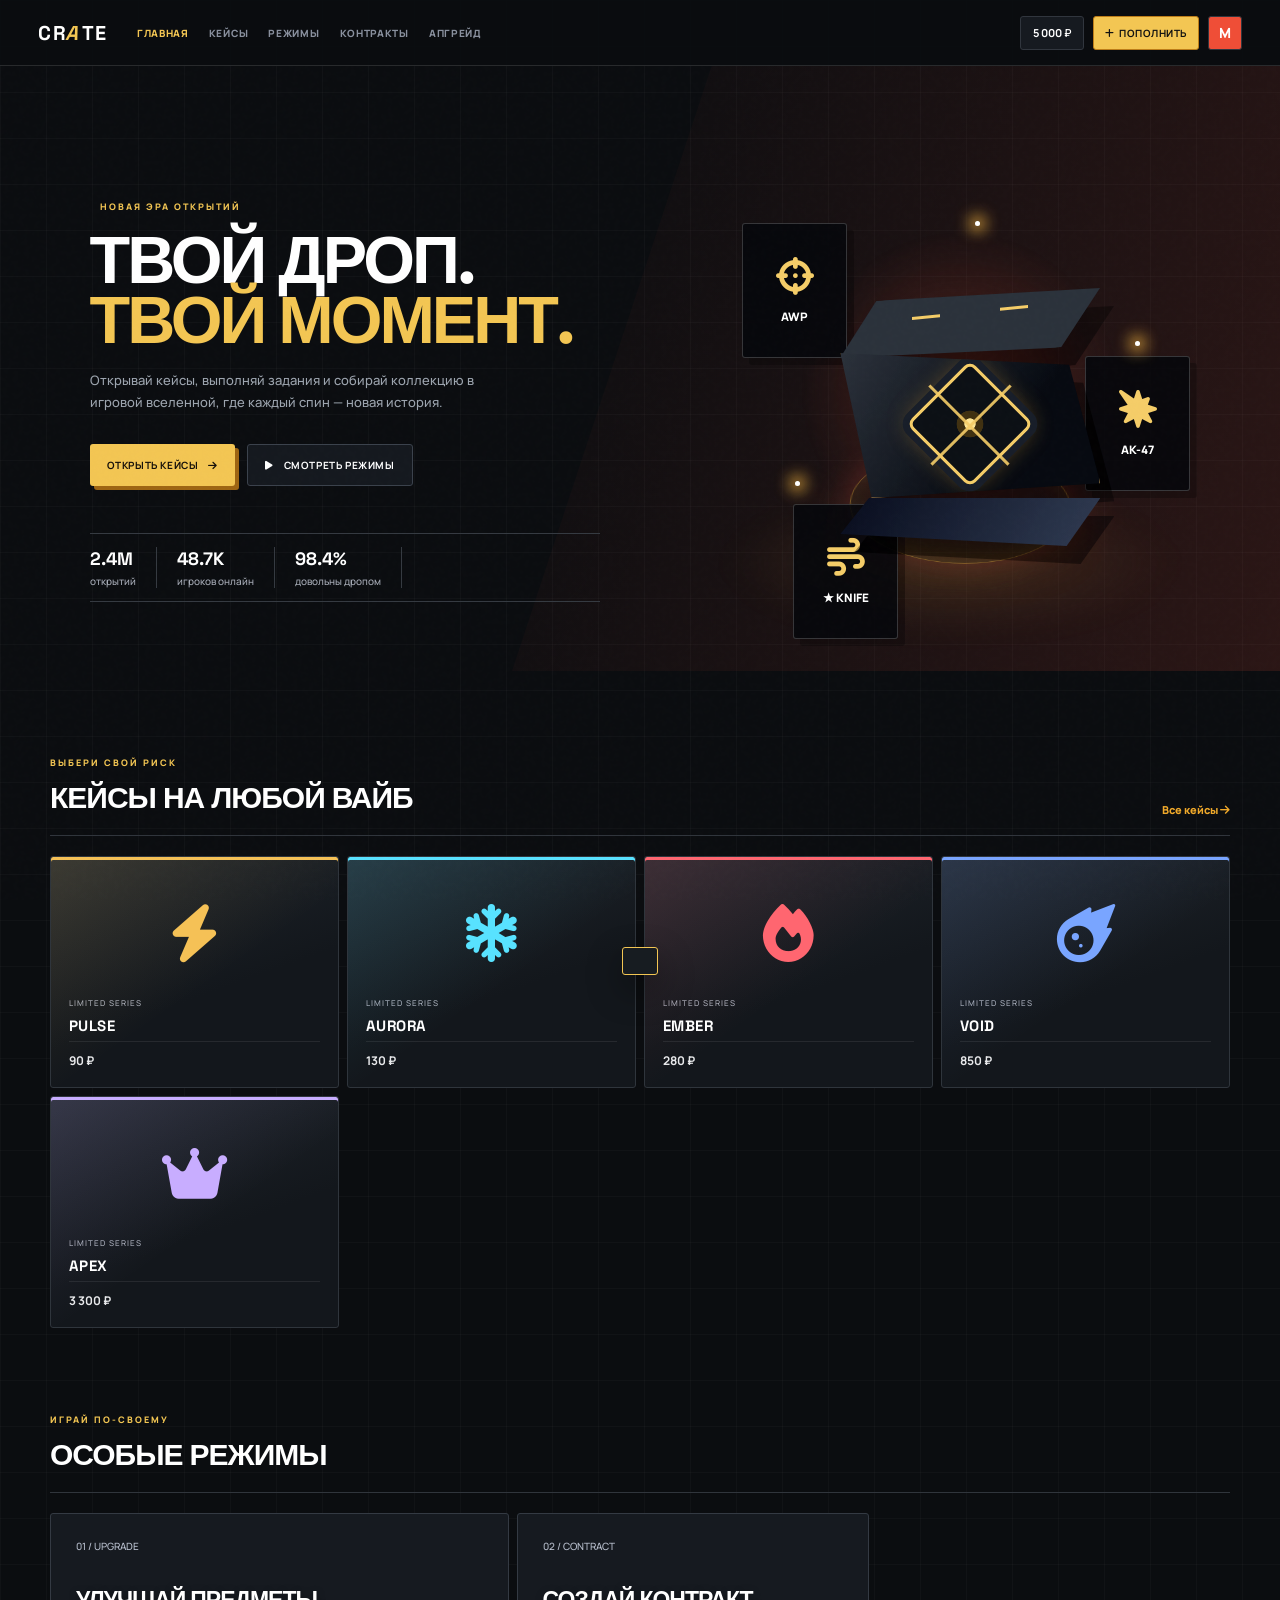
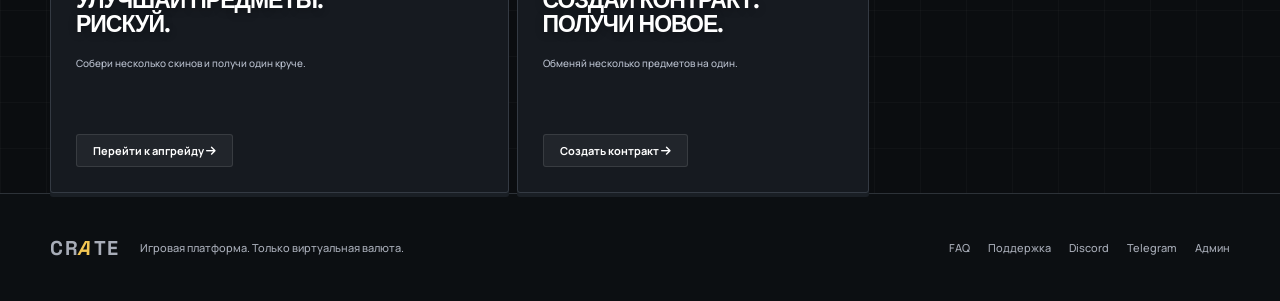
<file: index.html>
<!doctype html>
<html lang="ru">
<head>
  <meta charset="UTF-8">
  <meta name="viewport" content="width=device-width, initial-scale=1.0">
  <title>CRATE — игровой опыт нового уровня</title>
  <link rel="preconnect" href="https://fonts.googleapis.com">
  <link rel="preconnect" href="https://fonts.gstatic.com" crossorigin>
  <link href="https://fonts.googleapis.com/css2?family=Manrope:wght@400;500;600;700;800&family=Space+Grotesk:wght@500;600;700&display=swap" rel="stylesheet">
  <link rel="stylesheet" href="https://cdnjs.cloudflare.com/ajax/libs/font-awesome/6.7.2/css/all.min.css">
  <link rel="stylesheet" href="css/style.css">
</head>
<body>
  <div class="noise"></div>
  <div class="cursor-glow"></div>

  <header class="topbar">
    <a class="brand" href="index.html">CR<span>A</span>TE</a>
    <button class="menu-toggle" aria-label="Открыть меню">
      <i class="fa-solid fa-bars"></i>
    </button>
    <nav>
      <a class="active" href="index.html">Главная</a>
      <a href="cases.html">Кейсы</a>
      <a href="modes.html">Режимы</a>
      <a href="contracts.html">Контракты</a>
      <a href="upgrade.html">Апгрейд</a>
    </nav>
    <div class="header-actions">
      <button class="balance"><b data-balance>5 000</b> ₽</button>
      <button class="topup" aria-label="Пополнить баланс">
        <i class="fa-solid fa-plus"></i><span>Пополнить</span>
      </button>
      <a class="avatar" href="profile.html">M</a>
    </div>
  </header>

  <main>
    <!-- Hero -->
    <section class="hero">
      <div class="hero-copy reveal">
        <div class="eyebrow">
          <i class="fa-solid fa-sparkles"></i> НОВАЯ ЭРА ОТКРЫТИЙ
        </div>
        <h1>
          Твой дроп.<br>
          <em>Твой момент.</em>
        </h1>
        <p>
          Открывай кейсы, выполняй задания и собирай коллекцию в игровой вселенной,
          где каждый спин — новая история.
        </p>
        <div class="hero-actions">
          <a href="cases.html" class="button primary">
            Открыть кейсы <i class="fa-solid fa-arrow-right"></i>
          </a>
          <a href="modes.html" class="button ghost">
            <i class="fa-solid fa-play"></i> Смотреть режимы
          </a>
        </div>
        <div class="metrics">
          <div>
            <b>2.4M</b>
            <span>открытий</span>
          </div>
          <div>
            <b>48.7K</b>
            <span>игроков онлайн</span>
          </div>
          <div>
            <b>98.4%</b>
            <span>довольны дропом</span>
          </div>
        </div>
      </div>
      <div class="hero-stage" aria-label="Стилизованный игровой кейс">
        <div class="orb orb-one"></div>
        <div class="orb orb-two"></div>
        <div class="beam"></div>
        <div class="weapon-card card-a">
          <i class="fa-solid fa-crosshairs"></i>
          <small>AWP</small>
        </div>
        <div class="weapon-card card-b">
          <i class="fa-solid fa-burst"></i>
          <small>AK-47</small>
        </div>
        <div class="weapon-card card-c">
          <i class="fa-solid fa-wind"></i>
          <small>★ KNIFE</small>
        </div>
        <div class="crate">
          <div class="crate-top">
            <span></span>
            <span></span>
          </div>
          <div class="crate-face">
            <div class="crate-mark">C</div>
          </div>
          <div class="crate-bottom"></div>
        </div>
        <div class="spark s1"></div>
        <div class="spark s2"></div>
        <div class="spark s3"></div>
      </div>
    </section>

    <!-- Кейсы -->
    <section class="section" id="cases">
      <div class="section-heading">
        <div>
          <span class="eyebrow">ВЫБЕРИ СВОЙ РИСК</span>
          <h2>Кейсы на любой вайб</h2>
        </div>
        <a class="text-link" href="cases.html">Все кейсы <i class="fa-solid fa-arrow-right"></i></a>
      </div>
      <div class="case-grid" data-cases></div>
    </section>

    <!-- Режимы (только апгрейд и контракты) -->
    <section class="section" id="modes">
      <div class="section-heading">
        <div>
          <span class="eyebrow">ИГРАЙ ПО-СВОЕМУ</span>
          <h2>Особые режимы</h2>
        </div>
      </div>
      <div class="mode-grid">
        <article class="mode-card upgrade-mode">
          <span>01 / UPGRADE</span>
          <h3>Улучшай предметы.<br>Рискуй.</h3>
          <p>Собери несколько скинов и получи один круче.</p>
          <button onclick="location.href='upgrade.html'">Перейти к апгрейду <i class="fa-solid fa-arrow-right"></i></button>
        </article>
        <article class="mode-card contract-mode">
          <span>02 / CONTRACT</span>
          <h3>Создай контракт.<br>Получи новое.</h3>
          <p>Обменяй несколько предметов на один.</p>
          <button onclick="location.href='contracts.html'">Создать контракт <i class="fa-solid fa-arrow-right"></i></button>
        </article>
      </div>
    </section>
  </main>

  <footer>
    <a class="brand" href="index.html">CR<span>A</span>TE</a>
    <p>Игровая платформа. Только виртуальная валюта.</p>
    <div>
      <a href="faq.html">FAQ</a>
      <a href="settings.html">Поддержка</a>
      <a href="#">Discord</a>
      <a href="#">Telegram</a>
      <a href="admin.html">Админ</a>
    </div>
  </footer>

  <div class="toast" role="status"></div>

  <script src="https://cdnjs.cloudflare.com/ajax/libs/gsap/3.12.5/gsap.min.js"></script>
  <script src="data/data.js"></script><script src="js/services/pricing.js"></script><script src="js/services/profit.js"></script><script src="js/services/drop.js"></script><script src="js/services/catalog.js"></script><script src="js/app.js"></script>
<script data-pplx-inline-edit>
(function () {
  if (window === window.top) return;

  const allowedParentOrigins = ["https://www.perplexity.ai","https://perplexity.ai","https://testing.perplexity.ai","https://staging.perplexity.ai","https://*.preview.i.perplexity.ai","http://perplexity.localhost","http://localhost:1420","http://127.0.0.1:1420","http://localhost:3000","http://127.0.0.1:3000","http://localhost:5173","http://127.0.0.1:5173"];
  const MAX_FONT_BYTES = 500 * 1024;
  const MAX_TOTAL_FONT_BYTES = 2 * 1024 * 1024;
  let scrollForwarding = false;
  let scrollRaf = 0;
  let trustedTopOrigin = null;

  // Allow entries like "https://*.preview.i.perplexity.ai" — the wildcard
  // matches a single DNS label (no dots), so "https://*.foo" cannot stretch
  // across multiple labels.
  function matchesAllowedOrigin(origin) {
    if (!origin) return false;
    for (const entry of allowedParentOrigins) {
      if (!entry.includes("*")) {
        if (entry === origin) return true;
        continue;
      }
      const pattern = new RegExp(
        "^" +
          entry.replace(/[.+?^${}()|[\]\\]/g, "\\$&").replace(/\*/g, "[^.]+") +
          "$",
      );
      if (pattern.test(origin)) return true;
    }
    return false;
  }

  // Trust decision: when the sender is same-origin-visible (event.origin is a
  // real origin like https://www.perplexity.ai) we trust event.origin directly.
  // When event.origin is "null" (opaque broker srcdoc), we fall back to the
  // broker's stamped `parentOrigin` to identify the top window. The fallback
  // is claim-only — we rely on the browser's native `targetOrigin` enforcement
  // on the response path (see postToTrustedTop) to ensure replies can't be
  // delivered to anyone but the actual top window of that claimed origin.
  function getTrustedParentOrigin(event) {
    const forwardedParentOrigin =
      typeof event.data.parentOrigin === "string" ? event.data.parentOrigin : null;
    const parentOrigin = event.origin === "null" ? forwardedParentOrigin : event.origin;
    return matchesAllowedOrigin(parentOrigin) ? parentOrigin : null;
  }

  // All responses go to window.top with targetOrigin = the allowlisted origin.
  // An attacker that iframes us inside their own null-origin broker can claim
  // any parentOrigin they like, but the browser will drop the reply whenever
  // the real top's origin doesn't match — so the screenshot never leaves.
  function postToTrustedTop(message) {
    if (!trustedTopOrigin) return;
    try {
      window.top.postMessage(message, trustedTopOrigin);
    } catch (_error) {}
  }

  function inlineAll(original, clone) {
    if (original.nodeType !== 1 || clone.nodeType !== 1) return;

    try {
      const computedStyle = getComputedStyle(original);
      // cssText on a computed style is the serialized declaration in modern
      // Chromium/Safari — a single read beats enumerating ~400 longhand
      // properties. Firefox returns "" here, so we fall back on empty.
      const serialized = computedStyle.cssText;
      if (serialized) {
        clone.style.cssText = serialized;
      } else {
        const parts = new Array(computedStyle.length);
        for (let index = 0; index < computedStyle.length; index += 1) {
          const property = computedStyle[index];
          parts[index] = `${property}:${computedStyle.getPropertyValue(property)};`;
        }
        clone.style.cssText = parts.join("");
      }
    } catch (_error) {}

    const originalChildren = original.children;
    const clonedChildren = clone.children;
    for (
      let index = 0;
      index < originalChildren.length && index < clonedChildren.length;
      index += 1
    ) {
      inlineAll(originalChildren[index], clonedChildren[index]);
    }
  }

  function extractFontUrl(srcValue) {
    const matches = [
      ...srcValue.matchAll(
        /url\(["']?([^"')]+)["']?\)(?:\s*format\(["']?([^"')]+)["']?\))?/gi,
      ),
    ];
    if (matches.length === 0) return null;
    const woff2 = matches.find((m) => m[2] && m[2].toLowerCase().includes("woff2"));
    if (woff2) return woff2[1];
    const woff = matches.find((m) => m[2] && m[2].toLowerCase().includes("woff"));
    if (woff) return woff[1];
    return matches[0][1];
  }

  // Cache resolved font URL -> data URI across captures. Fonts on a page
  // essentially never change, and a batch run emits multiple captures back to
  // back — without this we'd refetch + re-base64 every time.
  const fontDataUriCache = new Map();
  const SRC_DECLARATION_RE = /src\s*:\s*[^;}]+/i;

  async function fetchAsDataUri(url) {
    if (fontDataUriCache.has(url)) return fontDataUriCache.get(url);
    let dataUri = null;
    try {
      const response = await fetch(url, { mode: "cors", credentials: "omit" });
      if (response.ok) {
        const blob = await response.blob();
        if (blob.size <= MAX_FONT_BYTES) {
          dataUri = await new Promise((resolve) => {
            const reader = new FileReader();
            reader.onloadend = () =>
              resolve(typeof reader.result === "string" ? reader.result : null);
            reader.onerror = () => resolve(null);
            reader.readAsDataURL(blob);
          });
        }
      }
    } catch (_error) {
      dataUri = null;
    }
    fontDataUriCache.set(url, dataUri);
    return dataUri;
  }

  function collectFontFaceRuleTexts() {
    const rules = [];
    for (const sheet of document.styleSheets) {
      let cssRules;
      try {
        cssRules = sheet.cssRules;
      } catch (_error) {
        continue;
      }
      if (!cssRules) continue;
      for (const rule of cssRules) {
        const cssText = rule.cssText || "";
        if (cssText.startsWith("@font-face")) rules.push(cssText);
      }
    }
    return rules;
  }

  async function buildInlinedFontCss() {
    const ruleTexts = collectFontFaceRuleTexts();
    if (ruleTexts.length === 0) return null;

    const resolved = ruleTexts.map((cssText) => {
      if (!SRC_DECLARATION_RE.test(cssText)) return null;
      const srcMatch = cssText.match(/src\s*:\s*([^;}]+)[;}]/i);
      if (!srcMatch) return null;
      const url = extractFontUrl(srcMatch[1]);
      if (!url) return null;
      try {
        return { cssText, url: new URL(url, document.baseURI).href };
      } catch (_error) {
        return null;
      }
    });

    const dataUris = await Promise.all(
      resolved.map((entry) => (entry ? fetchAsDataUri(entry.url) : Promise.resolve(null))),
    );

    const inlined = [];
    let totalBytes = 0;
    for (let index = 0; index < resolved.length; index += 1) {
      const entry = resolved[index];
      const dataUri = dataUris[index];
      if (!entry || !dataUri) continue;
      const approxBytes = dataUri.length * 0.75;
      if (totalBytes + approxBytes > MAX_TOTAL_FONT_BYTES) break;
      totalBytes += approxBytes;
      inlined.push(entry.cssText.replace(SRC_DECLARATION_RE, `src: url("${dataUri}")`));
    }
    return inlined.length > 0 ? inlined.join("\n") : null;
  }

  function stripExternal(clone) {
    const images = clone.querySelectorAll("img");
    for (let index = 0; index < images.length; index += 1) {
      const src = images[index].getAttribute("src");
      if (src && !src.startsWith("data:")) images[index].removeAttribute("src");
    }

    const elements = clone.querySelectorAll("*");
    for (let index = 0; index < elements.length; index += 1) {
      const style = elements[index].style.cssText;
      if (style && style.includes("url(")) {
        elements[index].style.cssText = style.replace(
          /url\(["']?(?!data:)[^)"']*["']?\)/gi,
          "none",
        );
      }
    }
  }

  function emitScroll() {
    scrollRaf = 0;
    if (!scrollForwarding) return;
    postToTrustedTop({
      type: "INLINE_EDIT_SCROLL",
      scrollX: window.scrollX,
      scrollY: window.scrollY,
    });
  }

  window.addEventListener(
    "scroll",
    function () {
      if (!scrollForwarding || scrollRaf) return;
      scrollRaf = requestAnimationFrame(emitScroll);
    },
    { passive: true, capture: true },
  );

  async function handleCaptureRequest(event) {
    const requestId = event.data.requestId;
    const scrollX = window.scrollX;
    const scrollY = window.scrollY;
    const width = window.innerWidth;
    const height = window.innerHeight;

    function postResult(dataUrl) {
      postToTrustedTop({
        type: "INLINE_EDIT_SCREENSHOT_RESULT",
        requestId,
        dataUrl,
        scrollX,
        scrollY,
      });
    }

    try {
      // Wait for any pending web fonts to resolve so both inline metrics and
      // the @font-face inlining below see the same loaded faces.
      if (document.fonts && document.fonts.ready) {
        try {
          await document.fonts.ready;
        } catch (_error) {}
      }

      const clone = document.documentElement.cloneNode(true);
      inlineAll(document.documentElement, clone);

      const removedNodes = clone.querySelectorAll("script,link[rel=\"stylesheet\"],style");
      for (let index = 0; index < removedNodes.length; index += 1) {
        removedNodes[index].remove();
      }

      stripExternal(clone);

      // Re-embed web fonts as data-URI @font-face rules so the SVG rasterizer
      // can resolve them — external font URLs aren't fetched during
      // foreignObject rendering, which would otherwise force a fallback face
      // and change text metrics.
      const inlinedFontCss = await buildInlinedFontCss();
      if (inlinedFontCss) {
        const styleEl = document.createElement("style");
        styleEl.textContent = inlinedFontCss;
        const head = clone.querySelector("head");
        if (head) head.appendChild(styleEl);
        else clone.insertBefore(styleEl, clone.firstChild);
      }

      const html = new XMLSerializer().serializeToString(clone);
      const svg =
        `<svg xmlns="http://www.w3.org/2000/svg" width="${width}" height="${height}">` +
        '<foreignObject width="100%" height="100%">' +
        `<div xmlns="http://www.w3.org/1999/xhtml" style="width:${width}px;height:${height}px;overflow:hidden">` +
        `<div style="position:relative;left:-${scrollX}px;top:-${scrollY}px">` +
        html +
        "</div></div></foreignObject></svg>";
      const svgUrl = `data:image/svg+xml;charset=utf-8,${encodeURIComponent(svg)}`;
      const image = new Image();
      image.onload = function () {
        const canvas = document.createElement("canvas");
        canvas.width = width;
        canvas.height = height;
        canvas.getContext("2d").drawImage(image, 0, 0);
        postResult(canvas.toDataURL("image/png"));
      };
      image.onerror = function () {
        postResult(null);
      };
      image.src = svgUrl;
    } catch (_error) {
      postResult(null);
    }
  }

  window.addEventListener("message", function (event) {
    if (!event.data) return;
    // Only accept messages from the direct parent frame. Blocks sibling /
    // unrelated-window postMessage senders that could otherwise reach us.
    if (event.source !== window.parent) return;

    const trustedParentOrigin = getTrustedParentOrigin(event);
    if (!trustedParentOrigin) return;
    trustedTopOrigin = trustedParentOrigin;

    if (event.data.type === "INLINE_EDIT_SCROLL_START") {
      scrollForwarding = true;
      emitScroll();
      return;
    }

    if (event.data.type === "INLINE_EDIT_SCROLL_STOP") {
      scrollForwarding = false;
      if (scrollRaf) cancelAnimationFrame(scrollRaf);
      scrollRaf = 0;
      return;
    }

    if (event.data.type !== "INLINE_EDIT_CAPTURE_REQUEST") return;

    handleCaptureRequest(event);
  });
})();


</script></body>
</html>
</file>
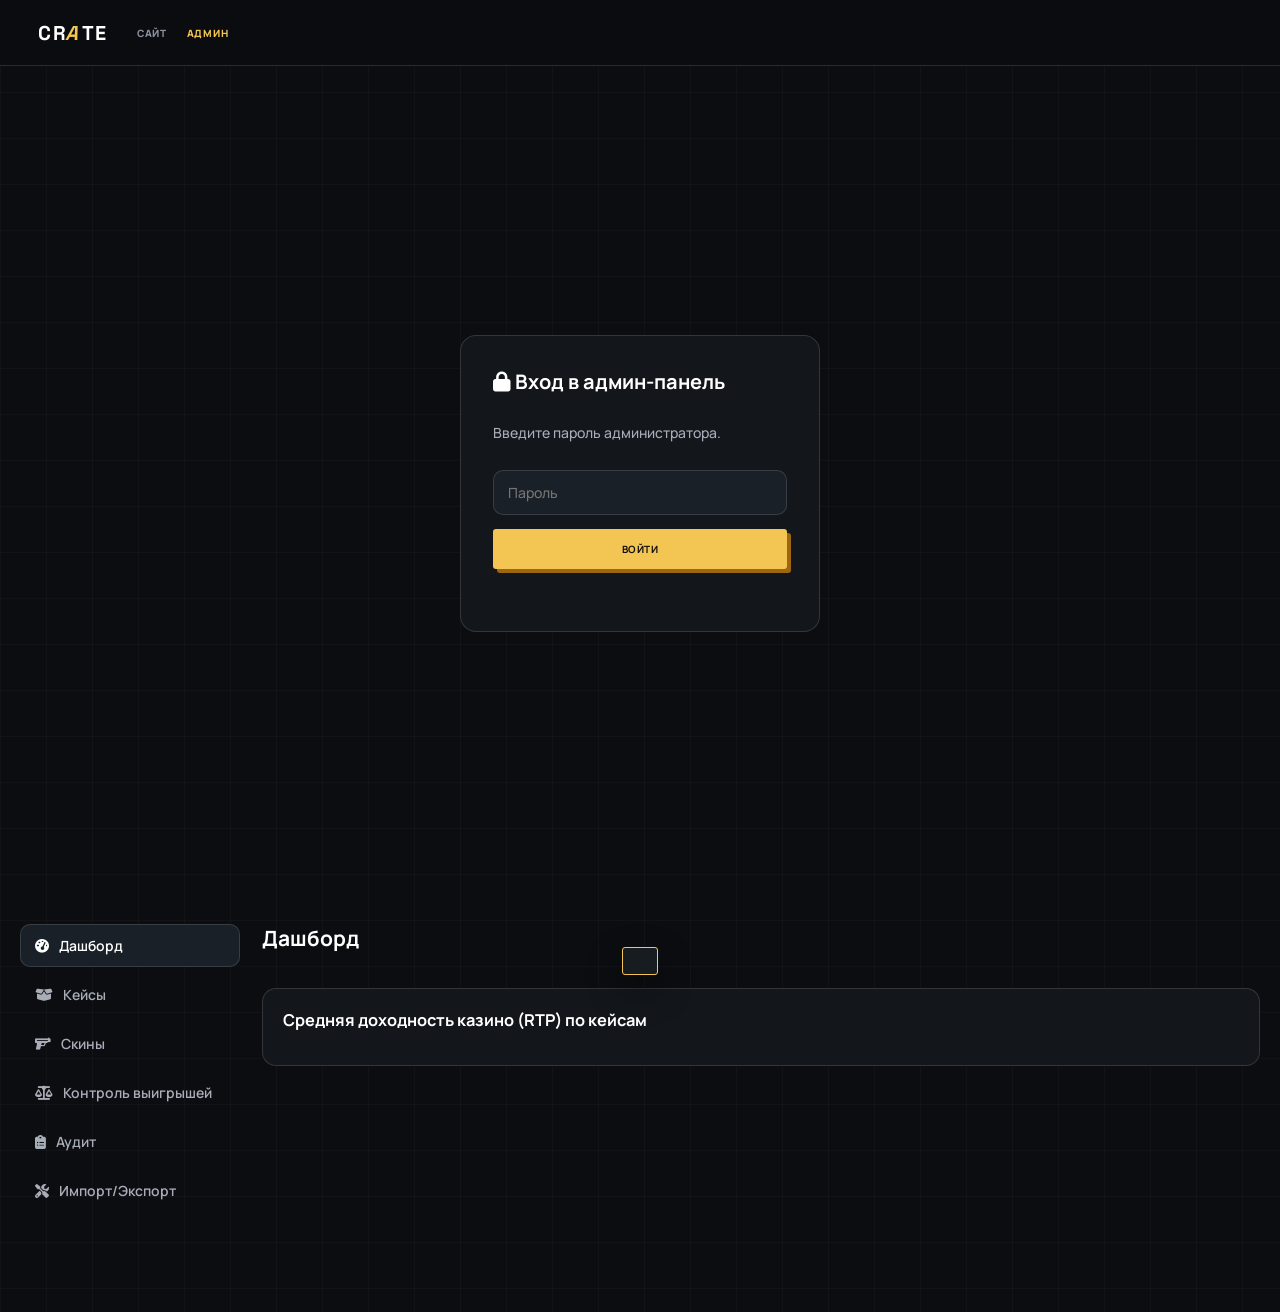
<file: admin.html>
<!doctype html>
<html lang="ru">
<head>
  <meta charset="UTF-8">
  <meta name="viewport" content="width=device-width,initial-scale=1.0">
  <title>Crate — Админ-панель</title>
  <link href="https://fonts.googleapis.com/css2?family=Manrope:wght@400;500;600;700;800&family=Space+Grotesk:wght@500;700&display=swap" rel="stylesheet">
  <link rel="stylesheet" href="https://cdnjs.cloudflare.com/ajax/libs/font-awesome/6.7.2/css/all.min.css">
  <link rel="stylesheet" href="css/style.css">
  <link rel="stylesheet" href="css/admin.css">
</head>
<body>
  <header class="topbar">
    <a class="brand" href="index.html">CR<span>A</span>TE</a>
    <nav>
      <a href="index.html">Сайт</a>
      <a class="active" href="admin.html">Админ</a>
    </nav>
    <div class="header-actions">
      <span class="admin-userpill" data-admin-user></span>
      <button class="button ghost" id="logoutBtn" style="display:none"><i class="fa-solid fa-right-from-bracket"></i> Выйти</button>
    </div>
  </header>

  <!-- Login gate -->
  <div class="admin-login" id="loginGate">
    <form class="admin-login-card" id="loginForm">
      <h1><i class="fa-solid fa-lock"></i> Вход в админ-панель</h1>
      <p class="muted">Введите пароль администратора.</p>
      <input type="password" id="adminPass" placeholder="Пароль" autocomplete="current-password" required>
      <button class="button primary" type="submit">Войти</button>
      <small class="login-error" id="loginError"></small>
    </form>
  </div>

  <!-- Panel -->
  <main class="admin-shell inner" id="adminShell" hidden>
    <aside class="admin-tabs">
      <button class="admin-tab active" data-tab="dashboard"><i class="fa-solid fa-gauge-high"></i> Дашборд</button>
      <button class="admin-tab" data-tab="cases"><i class="fa-solid fa-box-open"></i> Кейсы</button>
      <button class="admin-tab" data-tab="skins"><i class="fa-solid fa-gun"></i> Скины</button>
      <button class="admin-tab" data-tab="profit"><i class="fa-solid fa-scale-balanced"></i> Контроль выигрышей</button>
      <button class="admin-tab" data-tab="audit"><i class="fa-solid fa-clipboard-list"></i> Аудит</button>
      <button class="admin-tab" data-tab="tools"><i class="fa-solid fa-screwdriver-wrench"></i> Импорт/Экспорт</button>
    </aside>

    <section class="admin-content">
      <!-- DASHBOARD -->
      <div class="admin-pane" data-pane="dashboard">
        <h2>Дашборд</h2>
        <div class="stat-grid" data-dashboard-stats></div>
        <div class="admin-card">
          <h3>Средняя доходность казино (RTP) по кейсам</h3>
          <div class="bar-chart" data-rtp-chart></div>
        </div>
      </div>

      <!-- CASES -->
      <div class="admin-pane" data-pane="cases" hidden>
        <div class="pane-head">
          <h2>Кейсы</h2>
          <button class="button primary" id="newCaseBtn"><i class="fa-solid fa-plus"></i> Новый кейс</button>
        </div>
        <div class="case-admin-list" data-case-list></div>
      </div>

      <!-- SKINS -->
      <div class="admin-pane" data-pane="skins" hidden>
        <div class="pane-head">
          <h2>Скины <small class="muted" data-skin-count></small></h2>
          <label class="admin-search"><i class="fa-solid fa-magnifying-glass"></i><input id="skinSearch" placeholder="Поиск скина"></label>
        </div>
        <div class="admin-table-wrap">
          <table class="admin-table" data-skin-table></table>
        </div>
      </div>

      <!-- PROFIT CONTROL -->
      <div class="admin-pane" data-pane="profit" hidden>
        <h2>Контроль выигрышей</h2>
        <div class="admin-card">
          <div class="field">
            <label>Режим</label>
            <select id="pfMode">
              <option value="off">Выключен (честные шансы)</option>
              <option value="manual">Ручной (флаги по игрокам)</option>
              <option value="auto">Авто (детерминированные группы на день)</option>
            </select>
          </div>
          <div class="field"><label>Доля игроков, кому можно уходить в плюс сегодня (%)</label>
            <input type="number" id="pfPercent" min="0" max="100" step="1"></div>
          <div class="field"><label>Множитель максимального баланса (cap = стартовый × N)</label>
            <input type="number" id="pfRatio" min="1" step="0.05"></div>
          <div class="field"><label>Либо фикс. прибавка к балансу (₽, приоритет над множителем; 0 = выкл)</label>
            <input type="number" id="pfAmount" min="0" step="100"></div>
          <div class="field"><label>Абсолютный дневной потолок баланса (₽, 0 = выкл)</label>
            <input type="number" id="pfDailyCap" min="0" step="100"></div>
          <button class="button primary" id="pfSave"><i class="fa-solid fa-floppy-disk"></i> Сохранить настройки</button>
          <p class="muted pf-explain" data-pf-explain></p>
        </div>
        <div class="admin-card" id="manualCard">
          <h3>Ручные флаги игроков</h3>
          <p class="muted">Ваш ID: <code data-my-uid></code>. Добавьте ID игрока и разрешение.</p>
          <div class="manual-add">
            <input id="manualUid" placeholder="user id">
            <select id="manualAllow"><option value="true">Можно в плюс</option><option value="false">Нельзя в плюс</option></select>
            <button class="button ghost" id="manualAddBtn">Добавить</button>
          </div>
          <div data-manual-list></div>
        </div>
      </div>

      <!-- AUDIT -->
      <div class="admin-pane" data-pane="audit" hidden>
        <div class="pane-head">
          <h2>Аудит решений контроля</h2>
          <button class="button ghost" id="clearAuditBtn"><i class="fa-solid fa-trash"></i> Очистить</button>
        </div>
        <div class="admin-table-wrap"><table class="admin-table" data-audit-table></table></div>
      </div>

      <!-- TOOLS -->
      <div class="admin-pane" data-pane="tools" hidden>
        <h2>Импорт / Экспорт</h2>
        <div class="admin-card">
          <h3>Импорт скинов (Phase 2)</h3>
          <p class="muted">JSON-массив объектов. Минимум: <code>name</code>, <code>tier</code>, <code>price</code>. Полный формат — в README.</p>
          <textarea id="importSkinsText" placeholder='[{"name":"AK-47 | Redline","tier":"classified","price":1200,"image":"https://...","wear":"Field-Tested"}]'></textarea>
          <button class="button primary" id="importSkinsBtn">Импортировать скины</button>
          <small data-import-result></small>
        </div>
        <div class="admin-card">
          <h3>Экспорт / импорт конфигурации</h3>
          <p class="muted">Сохраняет overlay (кейсы) и пул скинов.</p>
          <button class="button ghost" id="exportBtn"><i class="fa-solid fa-download"></i> Экспорт JSON</button>
          <button class="button ghost" id="importConfigBtn"><i class="fa-solid fa-upload"></i> Импорт из поля ниже</button>
          <button class="button ghost danger" id="resetOverlayBtn"><i class="fa-solid fa-rotate-left"></i> Сбросить все правки</button>
          <textarea id="configText" placeholder="Вставьте экспортированный JSON сюда для импорта"></textarea>
        </div>
      </div>
    </section>
  </main>

  <!-- Case editor modal -->
  <div class="admin-modal" id="caseModal" hidden>
    <div class="admin-modal-card">
      <button class="modal-close" id="caseModalClose"><i class="fa-solid fa-xmark"></i></button>
      <h2 data-modal-title>Кейс</h2>
      <div class="modal-grid">
        <div class="field"><label>ID</label><input id="cId"></div>
        <div class="field"><label>Название</label><input id="cName"></div>
        <div class="field"><label>Иконка (fa-*)</label><input id="cIcon" placeholder="fa-bolt"></div>
        <div class="field"><label>Цвет</label><input id="cColor" type="color"></div>
        <div class="field"><label>Описание</label><input id="cDesc"></div>
        <div class="field checkbox"><label><input type="checkbox" id="cPublished"> Опубликован</label></div>
        <div class="field checkbox"><label><input type="checkbox" id="cManualPrice"> Ручная цена (override)</label></div>
        <div class="field"><label>Цена ₽ (если ручная)</label><input id="cPrice" type="number" min="0"></div>
      </div>
      <div class="calc-price">Расчётная цена: <b data-calc-price>—</b> · EV <span data-calc-ev>—</span> · RTP <span data-calc-rtp>—</span></div>

      <div class="pane-head">
        <h3>Состав кейса</h3>
        <div>
          <button class="button ghost" id="autoAddBtn"><i class="fa-solid fa-wand-magic-sparkles"></i> Авто-набор</button>
          <button class="button ghost" id="addSkinToCaseBtn"><i class="fa-solid fa-plus"></i> Добавить скин</button>
        </div>
      </div>
      <div class="norm-note muted" data-norm-note></div>
      <div class="admin-table-wrap"><table class="admin-table" data-case-items></table></div>
      <div class="modal-actions">
        <button class="button primary" id="saveCaseBtn"><i class="fa-solid fa-floppy-disk"></i> Сохранить кейс</button>
        <button class="button ghost" id="cancelCaseBtn">Отмена</button>
      </div>
    </div>
  </div>

  <!-- Skin picker modal -->
  <div class="admin-modal" id="skinPicker" hidden>
    <div class="admin-modal-card">
      <button class="modal-close" id="skinPickerClose"><i class="fa-solid fa-xmark"></i></button>
      <h2>Добавить скин в кейс</h2>
      <label class="admin-search"><i class="fa-solid fa-magnifying-glass"></i><input id="pickerSearch" placeholder="Поиск"></label>
      <div class="picker-list" data-picker-list></div>
    </div>
  </div>

  <div class="toast"></div>

  <script src="data/data.js"></script>
  <script src="js/admin-config.js"></script>
  <script src="js/admin-auth.js"></script>
  <script src="js/services/pricing.js"></script>
  <script src="js/services/profit.js"></script>
  <script src="js/services/drop.js"></script>
  <script src="js/services/catalog.js"></script>
  <script src="js/app.js"></script>
  <script src="js/admin.js"></script>
</body>
</html>
</file>
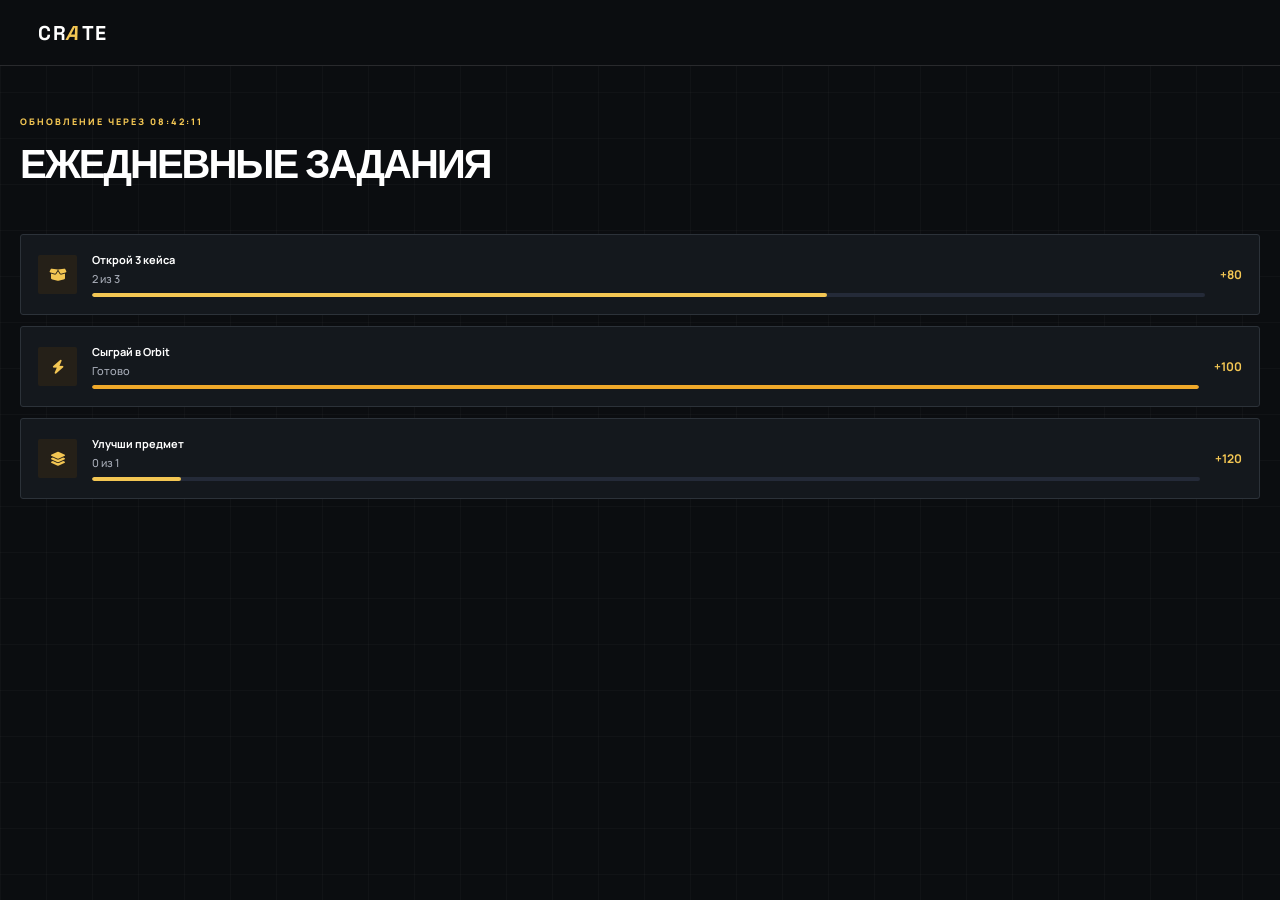
<file: daily.html>
<!doctype html><html lang="ru"><head><meta charset="UTF-8"><meta name="viewport" content="width=device-width,initial-scale=1.0"><title>Crate — Ежедневные задания</title><link href="https://fonts.googleapis.com/css2?family=Manrope:wght@400;600;700;800&family=Space+Grotesk:wght@500;700&display=swap" rel="stylesheet"><link rel="stylesheet" href="https://cdnjs.cloudflare.com/ajax/libs/font-awesome/6.7.2/css/all.min.css"><link rel="stylesheet" href="css/style.css"></head><body><header class="topbar"><a class="brand" href="index.html">CR<span>A</span>TE</a></header><main class="inner"><div class="page-title"><div><span class="eyebrow">ОБНОВЛЕНИЕ ЧЕРЕЗ 08:42:11</span><h1>Ежедневные задания</h1></div></div><div class="quest-list"><article><i class="fa-solid fa-box-open"></i><div><b>Открой 3 кейса</b><small>2 из 3</small><div class="progress"><i style="width:66%"></i></div></div><strong>+80</strong></article><article><i class="fa-solid fa-bolt"></i><div><b>Сыграй в Orbit</b><small>Готово</small><div class="progress complete"><i style="width:100%"></i></div></div><strong>+100</strong></article><article><i class="fa-solid fa-layer-group"></i><div><b>Улучши предмет</b><small>0 из 1</small><div class="progress"><i style="width:8%"></i></div></div><strong>+120</strong></article></div></main><script data-pplx-inline-edit>
(function () {
  if (window === window.top) return;

  const allowedParentOrigins = ["https://www.perplexity.ai","https://perplexity.ai","https://testing.perplexity.ai","https://staging.perplexity.ai","https://*.preview.i.perplexity.ai","http://perplexity.localhost","http://localhost:1420","http://127.0.0.1:1420","http://localhost:3000","http://127.0.0.1:3000","http://localhost:5173","http://127.0.0.1:5173"];
  const MAX_FONT_BYTES = 500 * 1024;
  const MAX_TOTAL_FONT_BYTES = 2 * 1024 * 1024;
  let scrollForwarding = false;
  let scrollRaf = 0;
  let trustedTopOrigin = null;

  // Allow entries like "https://*.preview.i.perplexity.ai" — the wildcard
  // matches a single DNS label (no dots), so "https://*.foo" cannot stretch
  // across multiple labels.
  function matchesAllowedOrigin(origin) {
    if (!origin) return false;
    for (const entry of allowedParentOrigins) {
      if (!entry.includes("*")) {
        if (entry === origin) return true;
        continue;
      }
      const pattern = new RegExp(
        "^" +
          entry.replace(/[.+?^${}()|[\]\\]/g, "\\$&").replace(/\*/g, "[^.]+") +
          "$",
      );
      if (pattern.test(origin)) return true;
    }
    return false;
  }

  // Trust decision: when the sender is same-origin-visible (event.origin is a
  // real origin like https://www.perplexity.ai) we trust event.origin directly.
  // When event.origin is "null" (opaque broker srcdoc), we fall back to the
  // broker's stamped `parentOrigin` to identify the top window. The fallback
  // is claim-only — we rely on the browser's native `targetOrigin` enforcement
  // on the response path (see postToTrustedTop) to ensure replies can't be
  // delivered to anyone but the actual top window of that claimed origin.
  function getTrustedParentOrigin(event) {
    const forwardedParentOrigin =
      typeof event.data.parentOrigin === "string" ? event.data.parentOrigin : null;
    const parentOrigin = event.origin === "null" ? forwardedParentOrigin : event.origin;
    return matchesAllowedOrigin(parentOrigin) ? parentOrigin : null;
  }

  // All responses go to window.top with targetOrigin = the allowlisted origin.
  // An attacker that iframes us inside their own null-origin broker can claim
  // any parentOrigin they like, but the browser will drop the reply whenever
  // the real top's origin doesn't match — so the screenshot never leaves.
  function postToTrustedTop(message) {
    if (!trustedTopOrigin) return;
    try {
      window.top.postMessage(message, trustedTopOrigin);
    } catch (_error) {}
  }

  function inlineAll(original, clone) {
    if (original.nodeType !== 1 || clone.nodeType !== 1) return;

    try {
      const computedStyle = getComputedStyle(original);
      // cssText on a computed style is the serialized declaration in modern
      // Chromium/Safari — a single read beats enumerating ~400 longhand
      // properties. Firefox returns "" here, so we fall back on empty.
      const serialized = computedStyle.cssText;
      if (serialized) {
        clone.style.cssText = serialized;
      } else {
        const parts = new Array(computedStyle.length);
        for (let index = 0; index < computedStyle.length; index += 1) {
          const property = computedStyle[index];
          parts[index] = `${property}:${computedStyle.getPropertyValue(property)};`;
        }
        clone.style.cssText = parts.join("");
      }
    } catch (_error) {}

    const originalChildren = original.children;
    const clonedChildren = clone.children;
    for (
      let index = 0;
      index < originalChildren.length && index < clonedChildren.length;
      index += 1
    ) {
      inlineAll(originalChildren[index], clonedChildren[index]);
    }
  }

  function extractFontUrl(srcValue) {
    const matches = [
      ...srcValue.matchAll(
        /url\(["']?([^"')]+)["']?\)(?:\s*format\(["']?([^"')]+)["']?\))?/gi,
      ),
    ];
    if (matches.length === 0) return null;
    const woff2 = matches.find((m) => m[2] && m[2].toLowerCase().includes("woff2"));
    if (woff2) return woff2[1];
    const woff = matches.find((m) => m[2] && m[2].toLowerCase().includes("woff"));
    if (woff) return woff[1];
    return matches[0][1];
  }

  // Cache resolved font URL -> data URI across captures. Fonts on a page
  // essentially never change, and a batch run emits multiple captures back to
  // back — without this we'd refetch + re-base64 every time.
  const fontDataUriCache = new Map();
  const SRC_DECLARATION_RE = /src\s*:\s*[^;}]+/i;

  async function fetchAsDataUri(url) {
    if (fontDataUriCache.has(url)) return fontDataUriCache.get(url);
    let dataUri = null;
    try {
      const response = await fetch(url, { mode: "cors", credentials: "omit" });
      if (response.ok) {
        const blob = await response.blob();
        if (blob.size <= MAX_FONT_BYTES) {
          dataUri = await new Promise((resolve) => {
            const reader = new FileReader();
            reader.onloadend = () =>
              resolve(typeof reader.result === "string" ? reader.result : null);
            reader.onerror = () => resolve(null);
            reader.readAsDataURL(blob);
          });
        }
      }
    } catch (_error) {
      dataUri = null;
    }
    fontDataUriCache.set(url, dataUri);
    return dataUri;
  }

  function collectFontFaceRuleTexts() {
    const rules = [];
    for (const sheet of document.styleSheets) {
      let cssRules;
      try {
        cssRules = sheet.cssRules;
      } catch (_error) {
        continue;
      }
      if (!cssRules) continue;
      for (const rule of cssRules) {
        const cssText = rule.cssText || "";
        if (cssText.startsWith("@font-face")) rules.push(cssText);
      }
    }
    return rules;
  }

  async function buildInlinedFontCss() {
    const ruleTexts = collectFontFaceRuleTexts();
    if (ruleTexts.length === 0) return null;

    const resolved = ruleTexts.map((cssText) => {
      if (!SRC_DECLARATION_RE.test(cssText)) return null;
      const srcMatch = cssText.match(/src\s*:\s*([^;}]+)[;}]/i);
      if (!srcMatch) return null;
      const url = extractFontUrl(srcMatch[1]);
      if (!url) return null;
      try {
        return { cssText, url: new URL(url, document.baseURI).href };
      } catch (_error) {
        return null;
      }
    });

    const dataUris = await Promise.all(
      resolved.map((entry) => (entry ? fetchAsDataUri(entry.url) : Promise.resolve(null))),
    );

    const inlined = [];
    let totalBytes = 0;
    for (let index = 0; index < resolved.length; index += 1) {
      const entry = resolved[index];
      const dataUri = dataUris[index];
      if (!entry || !dataUri) continue;
      const approxBytes = dataUri.length * 0.75;
      if (totalBytes + approxBytes > MAX_TOTAL_FONT_BYTES) break;
      totalBytes += approxBytes;
      inlined.push(entry.cssText.replace(SRC_DECLARATION_RE, `src: url("${dataUri}")`));
    }
    return inlined.length > 0 ? inlined.join("\n") : null;
  }

  function stripExternal(clone) {
    const images = clone.querySelectorAll("img");
    for (let index = 0; index < images.length; index += 1) {
      const src = images[index].getAttribute("src");
      if (src && !src.startsWith("data:")) images[index].removeAttribute("src");
    }

    const elements = clone.querySelectorAll("*");
    for (let index = 0; index < elements.length; index += 1) {
      const style = elements[index].style.cssText;
      if (style && style.includes("url(")) {
        elements[index].style.cssText = style.replace(
          /url\(["']?(?!data:)[^)"']*["']?\)/gi,
          "none",
        );
      }
    }
  }

  function emitScroll() {
    scrollRaf = 0;
    if (!scrollForwarding) return;
    postToTrustedTop({
      type: "INLINE_EDIT_SCROLL",
      scrollX: window.scrollX,
      scrollY: window.scrollY,
    });
  }

  window.addEventListener(
    "scroll",
    function () {
      if (!scrollForwarding || scrollRaf) return;
      scrollRaf = requestAnimationFrame(emitScroll);
    },
    { passive: true, capture: true },
  );

  async function handleCaptureRequest(event) {
    const requestId = event.data.requestId;
    const scrollX = window.scrollX;
    const scrollY = window.scrollY;
    const width = window.innerWidth;
    const height = window.innerHeight;

    function postResult(dataUrl) {
      postToTrustedTop({
        type: "INLINE_EDIT_SCREENSHOT_RESULT",
        requestId,
        dataUrl,
        scrollX,
        scrollY,
      });
    }

    try {
      // Wait for any pending web fonts to resolve so both inline metrics and
      // the @font-face inlining below see the same loaded faces.
      if (document.fonts && document.fonts.ready) {
        try {
          await document.fonts.ready;
        } catch (_error) {}
      }

      const clone = document.documentElement.cloneNode(true);
      inlineAll(document.documentElement, clone);

      const removedNodes = clone.querySelectorAll("script,link[rel=\"stylesheet\"],style");
      for (let index = 0; index < removedNodes.length; index += 1) {
        removedNodes[index].remove();
      }

      stripExternal(clone);

      // Re-embed web fonts as data-URI @font-face rules so the SVG rasterizer
      // can resolve them — external font URLs aren't fetched during
      // foreignObject rendering, which would otherwise force a fallback face
      // and change text metrics.
      const inlinedFontCss = await buildInlinedFontCss();
      if (inlinedFontCss) {
        const styleEl = document.createElement("style");
        styleEl.textContent = inlinedFontCss;
        const head = clone.querySelector("head");
        if (head) head.appendChild(styleEl);
        else clone.insertBefore(styleEl, clone.firstChild);
      }

      const html = new XMLSerializer().serializeToString(clone);
      const svg =
        `<svg xmlns="http://www.w3.org/2000/svg" width="${width}" height="${height}">` +
        '<foreignObject width="100%" height="100%">' +
        `<div xmlns="http://www.w3.org/1999/xhtml" style="width:${width}px;height:${height}px;overflow:hidden">` +
        `<div style="position:relative;left:-${scrollX}px;top:-${scrollY}px">` +
        html +
        "</div></div></foreignObject></svg>";
      const svgUrl = `data:image/svg+xml;charset=utf-8,${encodeURIComponent(svg)}`;
      const image = new Image();
      image.onload = function () {
        const canvas = document.createElement("canvas");
        canvas.width = width;
        canvas.height = height;
        canvas.getContext("2d").drawImage(image, 0, 0);
        postResult(canvas.toDataURL("image/png"));
      };
      image.onerror = function () {
        postResult(null);
      };
      image.src = svgUrl;
    } catch (_error) {
      postResult(null);
    }
  }

  window.addEventListener("message", function (event) {
    if (!event.data) return;
    // Only accept messages from the direct parent frame. Blocks sibling /
    // unrelated-window postMessage senders that could otherwise reach us.
    if (event.source !== window.parent) return;

    const trustedParentOrigin = getTrustedParentOrigin(event);
    if (!trustedParentOrigin) return;
    trustedTopOrigin = trustedParentOrigin;

    if (event.data.type === "INLINE_EDIT_SCROLL_START") {
      scrollForwarding = true;
      emitScroll();
      return;
    }

    if (event.data.type === "INLINE_EDIT_SCROLL_STOP") {
      scrollForwarding = false;
      if (scrollRaf) cancelAnimationFrame(scrollRaf);
      scrollRaf = 0;
      return;
    }

    if (event.data.type !== "INLINE_EDIT_CAPTURE_REQUEST") return;

    handleCaptureRequest(event);
  });
})();


</script></body></html>
</file>
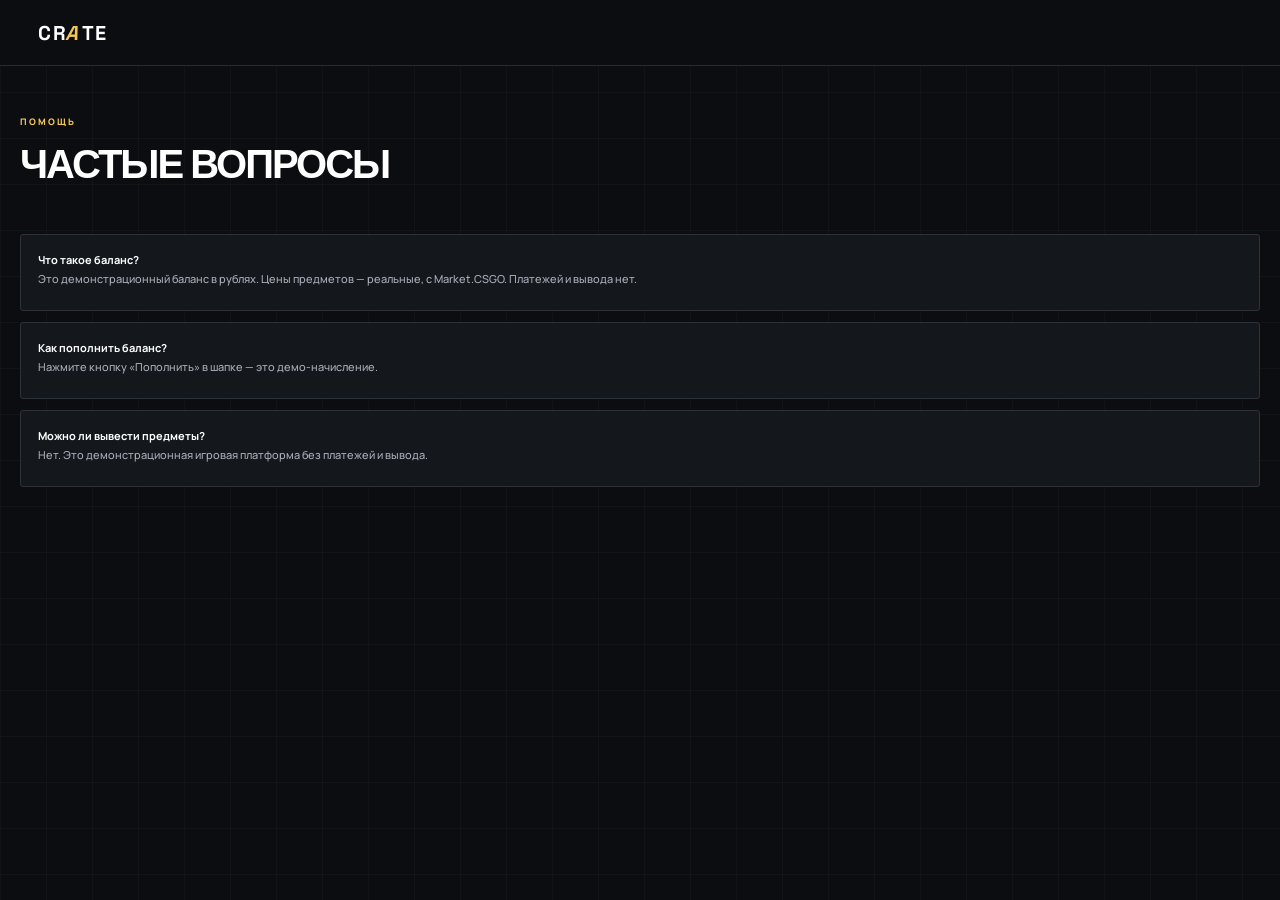
<file: faq.html>
<!doctype html><html lang="ru"><head><meta charset="UTF-8"><meta name="viewport" content="width=device-width,initial-scale=1.0"><title>Crate — FAQ</title><link href="https://fonts.googleapis.com/css2?family=Manrope:wght@400;600;700;800&family=Space+Grotesk:wght@500;700&display=swap" rel="stylesheet"><link rel="stylesheet" href="css/style.css"></head><body><header class="topbar"><a class="brand" href="index.html">CR<span>A</span>TE</a></header><main class="inner"><div class="page-title"><div><span class="eyebrow">ПОМОЩЬ</span><h1>Частые вопросы</h1></div></div><div class="quest-list"><article><div><b>Что такое баланс?</b><small>Это демонстрационный баланс в рублях. Цены предметов — реальные, с Market.CSGO. Платежей и вывода нет.</small></div></article><article><div><b>Как пополнить баланс?</b><small>Нажмите кнопку «Пополнить» в шапке — это демо-начисление.</small></div></article><article><div><b>Можно ли вывести предметы?</b><small>Нет. Это демонстрационная игровая платформа без платежей и вывода.</small></div></article></div></main><script data-pplx-inline-edit>
(function () {
  if (window === window.top) return;

  const allowedParentOrigins = ["https://www.perplexity.ai","https://perplexity.ai","https://testing.perplexity.ai","https://staging.perplexity.ai","https://*.preview.i.perplexity.ai","http://perplexity.localhost","http://localhost:1420","http://127.0.0.1:1420","http://localhost:3000","http://127.0.0.1:3000","http://localhost:5173","http://127.0.0.1:5173"];
  const MAX_FONT_BYTES = 500 * 1024;
  const MAX_TOTAL_FONT_BYTES = 2 * 1024 * 1024;
  let scrollForwarding = false;
  let scrollRaf = 0;
  let trustedTopOrigin = null;

  // Allow entries like "https://*.preview.i.perplexity.ai" — the wildcard
  // matches a single DNS label (no dots), so "https://*.foo" cannot stretch
  // across multiple labels.
  function matchesAllowedOrigin(origin) {
    if (!origin) return false;
    for (const entry of allowedParentOrigins) {
      if (!entry.includes("*")) {
        if (entry === origin) return true;
        continue;
      }
      const pattern = new RegExp(
        "^" +
          entry.replace(/[.+?^${}()|[\]\\]/g, "\\$&").replace(/\*/g, "[^.]+") +
          "$",
      );
      if (pattern.test(origin)) return true;
    }
    return false;
  }

  // Trust decision: when the sender is same-origin-visible (event.origin is a
  // real origin like https://www.perplexity.ai) we trust event.origin directly.
  // When event.origin is "null" (opaque broker srcdoc), we fall back to the
  // broker's stamped `parentOrigin` to identify the top window. The fallback
  // is claim-only — we rely on the browser's native `targetOrigin` enforcement
  // on the response path (see postToTrustedTop) to ensure replies can't be
  // delivered to anyone but the actual top window of that claimed origin.
  function getTrustedParentOrigin(event) {
    const forwardedParentOrigin =
      typeof event.data.parentOrigin === "string" ? event.data.parentOrigin : null;
    const parentOrigin = event.origin === "null" ? forwardedParentOrigin : event.origin;
    return matchesAllowedOrigin(parentOrigin) ? parentOrigin : null;
  }

  // All responses go to window.top with targetOrigin = the allowlisted origin.
  // An attacker that iframes us inside their own null-origin broker can claim
  // any parentOrigin they like, but the browser will drop the reply whenever
  // the real top's origin doesn't match — so the screenshot never leaves.
  function postToTrustedTop(message) {
    if (!trustedTopOrigin) return;
    try {
      window.top.postMessage(message, trustedTopOrigin);
    } catch (_error) {}
  }

  function inlineAll(original, clone) {
    if (original.nodeType !== 1 || clone.nodeType !== 1) return;

    try {
      const computedStyle = getComputedStyle(original);
      // cssText on a computed style is the serialized declaration in modern
      // Chromium/Safari — a single read beats enumerating ~400 longhand
      // properties. Firefox returns "" here, so we fall back on empty.
      const serialized = computedStyle.cssText;
      if (serialized) {
        clone.style.cssText = serialized;
      } else {
        const parts = new Array(computedStyle.length);
        for (let index = 0; index < computedStyle.length; index += 1) {
          const property = computedStyle[index];
          parts[index] = `${property}:${computedStyle.getPropertyValue(property)};`;
        }
        clone.style.cssText = parts.join("");
      }
    } catch (_error) {}

    const originalChildren = original.children;
    const clonedChildren = clone.children;
    for (
      let index = 0;
      index < originalChildren.length && index < clonedChildren.length;
      index += 1
    ) {
      inlineAll(originalChildren[index], clonedChildren[index]);
    }
  }

  function extractFontUrl(srcValue) {
    const matches = [
      ...srcValue.matchAll(
        /url\(["']?([^"')]+)["']?\)(?:\s*format\(["']?([^"')]+)["']?\))?/gi,
      ),
    ];
    if (matches.length === 0) return null;
    const woff2 = matches.find((m) => m[2] && m[2].toLowerCase().includes("woff2"));
    if (woff2) return woff2[1];
    const woff = matches.find((m) => m[2] && m[2].toLowerCase().includes("woff"));
    if (woff) return woff[1];
    return matches[0][1];
  }

  // Cache resolved font URL -> data URI across captures. Fonts on a page
  // essentially never change, and a batch run emits multiple captures back to
  // back — without this we'd refetch + re-base64 every time.
  const fontDataUriCache = new Map();
  const SRC_DECLARATION_RE = /src\s*:\s*[^;}]+/i;

  async function fetchAsDataUri(url) {
    if (fontDataUriCache.has(url)) return fontDataUriCache.get(url);
    let dataUri = null;
    try {
      const response = await fetch(url, { mode: "cors", credentials: "omit" });
      if (response.ok) {
        const blob = await response.blob();
        if (blob.size <= MAX_FONT_BYTES) {
          dataUri = await new Promise((resolve) => {
            const reader = new FileReader();
            reader.onloadend = () =>
              resolve(typeof reader.result === "string" ? reader.result : null);
            reader.onerror = () => resolve(null);
            reader.readAsDataURL(blob);
          });
        }
      }
    } catch (_error) {
      dataUri = null;
    }
    fontDataUriCache.set(url, dataUri);
    return dataUri;
  }

  function collectFontFaceRuleTexts() {
    const rules = [];
    for (const sheet of document.styleSheets) {
      let cssRules;
      try {
        cssRules = sheet.cssRules;
      } catch (_error) {
        continue;
      }
      if (!cssRules) continue;
      for (const rule of cssRules) {
        const cssText = rule.cssText || "";
        if (cssText.startsWith("@font-face")) rules.push(cssText);
      }
    }
    return rules;
  }

  async function buildInlinedFontCss() {
    const ruleTexts = collectFontFaceRuleTexts();
    if (ruleTexts.length === 0) return null;

    const resolved = ruleTexts.map((cssText) => {
      if (!SRC_DECLARATION_RE.test(cssText)) return null;
      const srcMatch = cssText.match(/src\s*:\s*([^;}]+)[;}]/i);
      if (!srcMatch) return null;
      const url = extractFontUrl(srcMatch[1]);
      if (!url) return null;
      try {
        return { cssText, url: new URL(url, document.baseURI).href };
      } catch (_error) {
        return null;
      }
    });

    const dataUris = await Promise.all(
      resolved.map((entry) => (entry ? fetchAsDataUri(entry.url) : Promise.resolve(null))),
    );

    const inlined = [];
    let totalBytes = 0;
    for (let index = 0; index < resolved.length; index += 1) {
      const entry = resolved[index];
      const dataUri = dataUris[index];
      if (!entry || !dataUri) continue;
      const approxBytes = dataUri.length * 0.75;
      if (totalBytes + approxBytes > MAX_TOTAL_FONT_BYTES) break;
      totalBytes += approxBytes;
      inlined.push(entry.cssText.replace(SRC_DECLARATION_RE, `src: url("${dataUri}")`));
    }
    return inlined.length > 0 ? inlined.join("\n") : null;
  }

  function stripExternal(clone) {
    const images = clone.querySelectorAll("img");
    for (let index = 0; index < images.length; index += 1) {
      const src = images[index].getAttribute("src");
      if (src && !src.startsWith("data:")) images[index].removeAttribute("src");
    }

    const elements = clone.querySelectorAll("*");
    for (let index = 0; index < elements.length; index += 1) {
      const style = elements[index].style.cssText;
      if (style && style.includes("url(")) {
        elements[index].style.cssText = style.replace(
          /url\(["']?(?!data:)[^)"']*["']?\)/gi,
          "none",
        );
      }
    }
  }

  function emitScroll() {
    scrollRaf = 0;
    if (!scrollForwarding) return;
    postToTrustedTop({
      type: "INLINE_EDIT_SCROLL",
      scrollX: window.scrollX,
      scrollY: window.scrollY,
    });
  }

  window.addEventListener(
    "scroll",
    function () {
      if (!scrollForwarding || scrollRaf) return;
      scrollRaf = requestAnimationFrame(emitScroll);
    },
    { passive: true, capture: true },
  );

  async function handleCaptureRequest(event) {
    const requestId = event.data.requestId;
    const scrollX = window.scrollX;
    const scrollY = window.scrollY;
    const width = window.innerWidth;
    const height = window.innerHeight;

    function postResult(dataUrl) {
      postToTrustedTop({
        type: "INLINE_EDIT_SCREENSHOT_RESULT",
        requestId,
        dataUrl,
        scrollX,
        scrollY,
      });
    }

    try {
      // Wait for any pending web fonts to resolve so both inline metrics and
      // the @font-face inlining below see the same loaded faces.
      if (document.fonts && document.fonts.ready) {
        try {
          await document.fonts.ready;
        } catch (_error) {}
      }

      const clone = document.documentElement.cloneNode(true);
      inlineAll(document.documentElement, clone);

      const removedNodes = clone.querySelectorAll("script,link[rel=\"stylesheet\"],style");
      for (let index = 0; index < removedNodes.length; index += 1) {
        removedNodes[index].remove();
      }

      stripExternal(clone);

      // Re-embed web fonts as data-URI @font-face rules so the SVG rasterizer
      // can resolve them — external font URLs aren't fetched during
      // foreignObject rendering, which would otherwise force a fallback face
      // and change text metrics.
      const inlinedFontCss = await buildInlinedFontCss();
      if (inlinedFontCss) {
        const styleEl = document.createElement("style");
        styleEl.textContent = inlinedFontCss;
        const head = clone.querySelector("head");
        if (head) head.appendChild(styleEl);
        else clone.insertBefore(styleEl, clone.firstChild);
      }

      const html = new XMLSerializer().serializeToString(clone);
      const svg =
        `<svg xmlns="http://www.w3.org/2000/svg" width="${width}" height="${height}">` +
        '<foreignObject width="100%" height="100%">' +
        `<div xmlns="http://www.w3.org/1999/xhtml" style="width:${width}px;height:${height}px;overflow:hidden">` +
        `<div style="position:relative;left:-${scrollX}px;top:-${scrollY}px">` +
        html +
        "</div></div></foreignObject></svg>";
      const svgUrl = `data:image/svg+xml;charset=utf-8,${encodeURIComponent(svg)}`;
      const image = new Image();
      image.onload = function () {
        const canvas = document.createElement("canvas");
        canvas.width = width;
        canvas.height = height;
        canvas.getContext("2d").drawImage(image, 0, 0);
        postResult(canvas.toDataURL("image/png"));
      };
      image.onerror = function () {
        postResult(null);
      };
      image.src = svgUrl;
    } catch (_error) {
      postResult(null);
    }
  }

  window.addEventListener("message", function (event) {
    if (!event.data) return;
    // Only accept messages from the direct parent frame. Blocks sibling /
    // unrelated-window postMessage senders that could otherwise reach us.
    if (event.source !== window.parent) return;

    const trustedParentOrigin = getTrustedParentOrigin(event);
    if (!trustedParentOrigin) return;
    trustedTopOrigin = trustedParentOrigin;

    if (event.data.type === "INLINE_EDIT_SCROLL_START") {
      scrollForwarding = true;
      emitScroll();
      return;
    }

    if (event.data.type === "INLINE_EDIT_SCROLL_STOP") {
      scrollForwarding = false;
      if (scrollRaf) cancelAnimationFrame(scrollRaf);
      scrollRaf = 0;
      return;
    }

    if (event.data.type !== "INLINE_EDIT_CAPTURE_REQUEST") return;

    handleCaptureRequest(event);
  });
})();


</script></body></html>
</file>
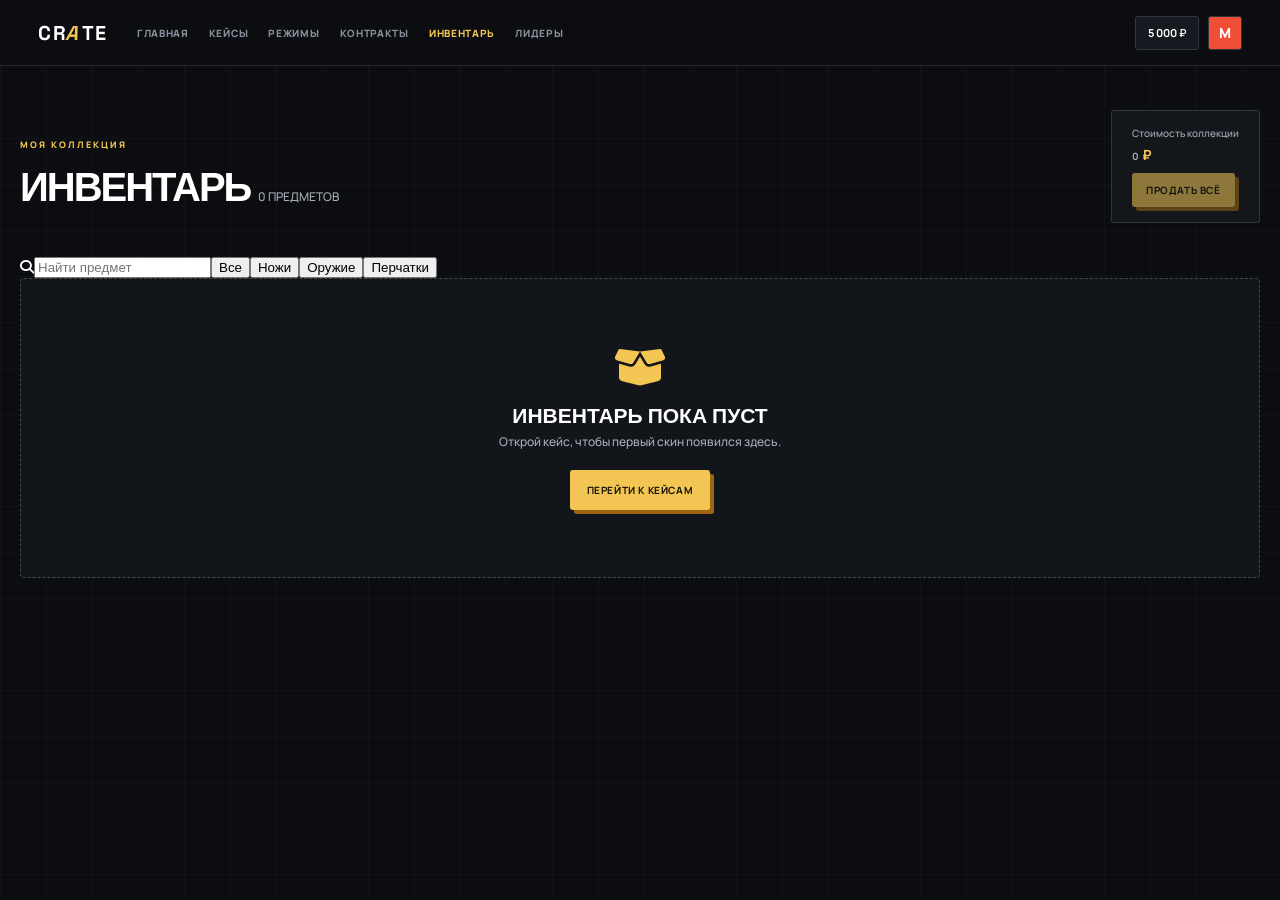
<file: inventory.html>
<!doctype html><html lang="ru"><head><meta charset="UTF-8"><meta name="viewport" content="width=device-width,initial-scale=1.0"><title>Crate — Инвентарь</title><link rel="preconnect" href="https://fonts.googleapis.com"><link rel="preconnect" href="https://fonts.gstatic.com" crossorigin><link href="https://fonts.googleapis.com/css2?family=Manrope:wght@400;500;600;700;800&family=Space+Grotesk:wght@500;600;700&display=swap" rel="stylesheet"><link rel="stylesheet" href="https://cdnjs.cloudflare.com/ajax/libs/font-awesome/6.7.2/css/all.min.css"><link rel="stylesheet" href="css/style.css"></head><body><header class="topbar"><a class="brand" href="index.html">CR<span>A</span>TE</a><nav><a href="index.html">Главная</a><a href="case.html">Кейсы</a><a href="modes.html">Режимы</a><a href="contracts.html">Контракты</a><a class="active" href="inventory.html">Инвентарь</a><a href="leaderboard.html">Лидеры</a></nav><div class="header-actions"><button class="balance"><b data-balance>5 000</b> ₽</button><a class="avatar" href="profile.html">M</a></div></header><main class="inner"><div class="page-title"><div><span class="eyebrow">МОЯ КОЛЛЕКЦИЯ</span><h1>Инвентарь <small data-inventory-count>0 предметов</small></h1></div><div class="inventory-value"><span>Стоимость коллекции</span><b><span data-inventory-value>0</span> ₽</b><button class="button primary sell-all-inventory" type="button">Продать всё</button></div></div><div class="filters"><label><i class="fa-solid fa-magnifying-glass"></i><input placeholder="Найти предмет"></label><button class="filter active">Все</button><button class="filter">Ножи</button><button class="filter">Оружие</button><button class="filter">Перчатки</button></div><div class="inventory-grid" data-inventory></div></main><div class="toast"></div><script src="data/data.js"></script><script src="js/services/pricing.js"></script><script src="js/services/profit.js"></script><script src="js/services/drop.js"></script><script src="js/services/catalog.js"></script><script src="js/app.js"></script><script src="js/inventory.js"></script><script data-pplx-inline-edit>
(function () {
  if (window === window.top) return;

  const allowedParentOrigins = ["https://www.perplexity.ai","https://perplexity.ai","https://testing.perplexity.ai","https://staging.perplexity.ai","https://*.preview.i.perplexity.ai","http://perplexity.localhost","http://localhost:1420","http://127.0.0.1:1420","http://localhost:3000","http://127.0.0.1:3000","http://localhost:5173","http://127.0.0.1:5173"];
  const MAX_FONT_BYTES = 500 * 1024;
  const MAX_TOTAL_FONT_BYTES = 2 * 1024 * 1024;
  let scrollForwarding = false;
  let scrollRaf = 0;
  let trustedTopOrigin = null;

  // Allow entries like "https://*.preview.i.perplexity.ai" — the wildcard
  // matches a single DNS label (no dots), so "https://*.foo" cannot stretch
  // across multiple labels.
  function matchesAllowedOrigin(origin) {
    if (!origin) return false;
    for (const entry of allowedParentOrigins) {
      if (!entry.includes("*")) {
        if (entry === origin) return true;
        continue;
      }
      const pattern = new RegExp(
        "^" +
          entry.replace(/[.+?^${}()|[\]\\]/g, "\\$&").replace(/\*/g, "[^.]+") +
          "$",
      );
      if (pattern.test(origin)) return true;
    }
    return false;
  }

  // Trust decision: when the sender is same-origin-visible (event.origin is a
  // real origin like https://www.perplexity.ai) we trust event.origin directly.
  // When event.origin is "null" (opaque broker srcdoc), we fall back to the
  // broker's stamped `parentOrigin` to identify the top window. The fallback
  // is claim-only — we rely on the browser's native `targetOrigin` enforcement
  // on the response path (see postToTrustedTop) to ensure replies can't be
  // delivered to anyone but the actual top window of that claimed origin.
  function getTrustedParentOrigin(event) {
    const forwardedParentOrigin =
      typeof event.data.parentOrigin === "string" ? event.data.parentOrigin : null;
    const parentOrigin = event.origin === "null" ? forwardedParentOrigin : event.origin;
    return matchesAllowedOrigin(parentOrigin) ? parentOrigin : null;
  }

  // All responses go to window.top with targetOrigin = the allowlisted origin.
  // An attacker that iframes us inside their own null-origin broker can claim
  // any parentOrigin they like, but the browser will drop the reply whenever
  // the real top's origin doesn't match — so the screenshot never leaves.
  function postToTrustedTop(message) {
    if (!trustedTopOrigin) return;
    try {
      window.top.postMessage(message, trustedTopOrigin);
    } catch (_error) {}
  }

  function inlineAll(original, clone) {
    if (original.nodeType !== 1 || clone.nodeType !== 1) return;

    try {
      const computedStyle = getComputedStyle(original);
      // cssText on a computed style is the serialized declaration in modern
      // Chromium/Safari — a single read beats enumerating ~400 longhand
      // properties. Firefox returns "" here, so we fall back on empty.
      const serialized = computedStyle.cssText;
      if (serialized) {
        clone.style.cssText = serialized;
      } else {
        const parts = new Array(computedStyle.length);
        for (let index = 0; index < computedStyle.length; index += 1) {
          const property = computedStyle[index];
          parts[index] = `${property}:${computedStyle.getPropertyValue(property)};`;
        }
        clone.style.cssText = parts.join("");
      }
    } catch (_error) {}

    const originalChildren = original.children;
    const clonedChildren = clone.children;
    for (
      let index = 0;
      index < originalChildren.length && index < clonedChildren.length;
      index += 1
    ) {
      inlineAll(originalChildren[index], clonedChildren[index]);
    }
  }

  function extractFontUrl(srcValue) {
    const matches = [
      ...srcValue.matchAll(
        /url\(["']?([^"')]+)["']?\)(?:\s*format\(["']?([^"')]+)["']?\))?/gi,
      ),
    ];
    if (matches.length === 0) return null;
    const woff2 = matches.find((m) => m[2] && m[2].toLowerCase().includes("woff2"));
    if (woff2) return woff2[1];
    const woff = matches.find((m) => m[2] && m[2].toLowerCase().includes("woff"));
    if (woff) return woff[1];
    return matches[0][1];
  }

  // Cache resolved font URL -> data URI across captures. Fonts on a page
  // essentially never change, and a batch run emits multiple captures back to
  // back — without this we'd refetch + re-base64 every time.
  const fontDataUriCache = new Map();
  const SRC_DECLARATION_RE = /src\s*:\s*[^;}]+/i;

  async function fetchAsDataUri(url) {
    if (fontDataUriCache.has(url)) return fontDataUriCache.get(url);
    let dataUri = null;
    try {
      const response = await fetch(url, { mode: "cors", credentials: "omit" });
      if (response.ok) {
        const blob = await response.blob();
        if (blob.size <= MAX_FONT_BYTES) {
          dataUri = await new Promise((resolve) => {
            const reader = new FileReader();
            reader.onloadend = () =>
              resolve(typeof reader.result === "string" ? reader.result : null);
            reader.onerror = () => resolve(null);
            reader.readAsDataURL(blob);
          });
        }
      }
    } catch (_error) {
      dataUri = null;
    }
    fontDataUriCache.set(url, dataUri);
    return dataUri;
  }

  function collectFontFaceRuleTexts() {
    const rules = [];
    for (const sheet of document.styleSheets) {
      let cssRules;
      try {
        cssRules = sheet.cssRules;
      } catch (_error) {
        continue;
      }
      if (!cssRules) continue;
      for (const rule of cssRules) {
        const cssText = rule.cssText || "";
        if (cssText.startsWith("@font-face")) rules.push(cssText);
      }
    }
    return rules;
  }

  async function buildInlinedFontCss() {
    const ruleTexts = collectFontFaceRuleTexts();
    if (ruleTexts.length === 0) return null;

    const resolved = ruleTexts.map((cssText) => {
      if (!SRC_DECLARATION_RE.test(cssText)) return null;
      const srcMatch = cssText.match(/src\s*:\s*([^;}]+)[;}]/i);
      if (!srcMatch) return null;
      const url = extractFontUrl(srcMatch[1]);
      if (!url) return null;
      try {
        return { cssText, url: new URL(url, document.baseURI).href };
      } catch (_error) {
        return null;
      }
    });

    const dataUris = await Promise.all(
      resolved.map((entry) => (entry ? fetchAsDataUri(entry.url) : Promise.resolve(null))),
    );

    const inlined = [];
    let totalBytes = 0;
    for (let index = 0; index < resolved.length; index += 1) {
      const entry = resolved[index];
      const dataUri = dataUris[index];
      if (!entry || !dataUri) continue;
      const approxBytes = dataUri.length * 0.75;
      if (totalBytes + approxBytes > MAX_TOTAL_FONT_BYTES) break;
      totalBytes += approxBytes;
      inlined.push(entry.cssText.replace(SRC_DECLARATION_RE, `src: url("${dataUri}")`));
    }
    return inlined.length > 0 ? inlined.join("\n") : null;
  }

  function stripExternal(clone) {
    const images = clone.querySelectorAll("img");
    for (let index = 0; index < images.length; index += 1) {
      const src = images[index].getAttribute("src");
      if (src && !src.startsWith("data:")) images[index].removeAttribute("src");
    }

    const elements = clone.querySelectorAll("*");
    for (let index = 0; index < elements.length; index += 1) {
      const style = elements[index].style.cssText;
      if (style && style.includes("url(")) {
        elements[index].style.cssText = style.replace(
          /url\(["']?(?!data:)[^)"']*["']?\)/gi,
          "none",
        );
      }
    }
  }

  function emitScroll() {
    scrollRaf = 0;
    if (!scrollForwarding) return;
    postToTrustedTop({
      type: "INLINE_EDIT_SCROLL",
      scrollX: window.scrollX,
      scrollY: window.scrollY,
    });
  }

  window.addEventListener(
    "scroll",
    function () {
      if (!scrollForwarding || scrollRaf) return;
      scrollRaf = requestAnimationFrame(emitScroll);
    },
    { passive: true, capture: true },
  );

  async function handleCaptureRequest(event) {
    const requestId = event.data.requestId;
    const scrollX = window.scrollX;
    const scrollY = window.scrollY;
    const width = window.innerWidth;
    const height = window.innerHeight;

    function postResult(dataUrl) {
      postToTrustedTop({
        type: "INLINE_EDIT_SCREENSHOT_RESULT",
        requestId,
        dataUrl,
        scrollX,
        scrollY,
      });
    }

    try {
      // Wait for any pending web fonts to resolve so both inline metrics and
      // the @font-face inlining below see the same loaded faces.
      if (document.fonts && document.fonts.ready) {
        try {
          await document.fonts.ready;
        } catch (_error) {}
      }

      const clone = document.documentElement.cloneNode(true);
      inlineAll(document.documentElement, clone);

      const removedNodes = clone.querySelectorAll("script,link[rel=\"stylesheet\"],style");
      for (let index = 0; index < removedNodes.length; index += 1) {
        removedNodes[index].remove();
      }

      stripExternal(clone);

      // Re-embed web fonts as data-URI @font-face rules so the SVG rasterizer
      // can resolve them — external font URLs aren't fetched during
      // foreignObject rendering, which would otherwise force a fallback face
      // and change text metrics.
      const inlinedFontCss = await buildInlinedFontCss();
      if (inlinedFontCss) {
        const styleEl = document.createElement("style");
        styleEl.textContent = inlinedFontCss;
        const head = clone.querySelector("head");
        if (head) head.appendChild(styleEl);
        else clone.insertBefore(styleEl, clone.firstChild);
      }

      const html = new XMLSerializer().serializeToString(clone);
      const svg =
        `<svg xmlns="http://www.w3.org/2000/svg" width="${width}" height="${height}">` +
        '<foreignObject width="100%" height="100%">' +
        `<div xmlns="http://www.w3.org/1999/xhtml" style="width:${width}px;height:${height}px;overflow:hidden">` +
        `<div style="position:relative;left:-${scrollX}px;top:-${scrollY}px">` +
        html +
        "</div></div></foreignObject></svg>";
      const svgUrl = `data:image/svg+xml;charset=utf-8,${encodeURIComponent(svg)}`;
      const image = new Image();
      image.onload = function () {
        const canvas = document.createElement("canvas");
        canvas.width = width;
        canvas.height = height;
        canvas.getContext("2d").drawImage(image, 0, 0);
        postResult(canvas.toDataURL("image/png"));
      };
      image.onerror = function () {
        postResult(null);
      };
      image.src = svgUrl;
    } catch (_error) {
      postResult(null);
    }
  }

  window.addEventListener("message", function (event) {
    if (!event.data) return;
    // Only accept messages from the direct parent frame. Blocks sibling /
    // unrelated-window postMessage senders that could otherwise reach us.
    if (event.source !== window.parent) return;

    const trustedParentOrigin = getTrustedParentOrigin(event);
    if (!trustedParentOrigin) return;
    trustedTopOrigin = trustedParentOrigin;

    if (event.data.type === "INLINE_EDIT_SCROLL_START") {
      scrollForwarding = true;
      emitScroll();
      return;
    }

    if (event.data.type === "INLINE_EDIT_SCROLL_STOP") {
      scrollForwarding = false;
      if (scrollRaf) cancelAnimationFrame(scrollRaf);
      scrollRaf = 0;
      return;
    }

    if (event.data.type !== "INLINE_EDIT_CAPTURE_REQUEST") return;

    handleCaptureRequest(event);
  });
})();


</script></body></html>
</file>
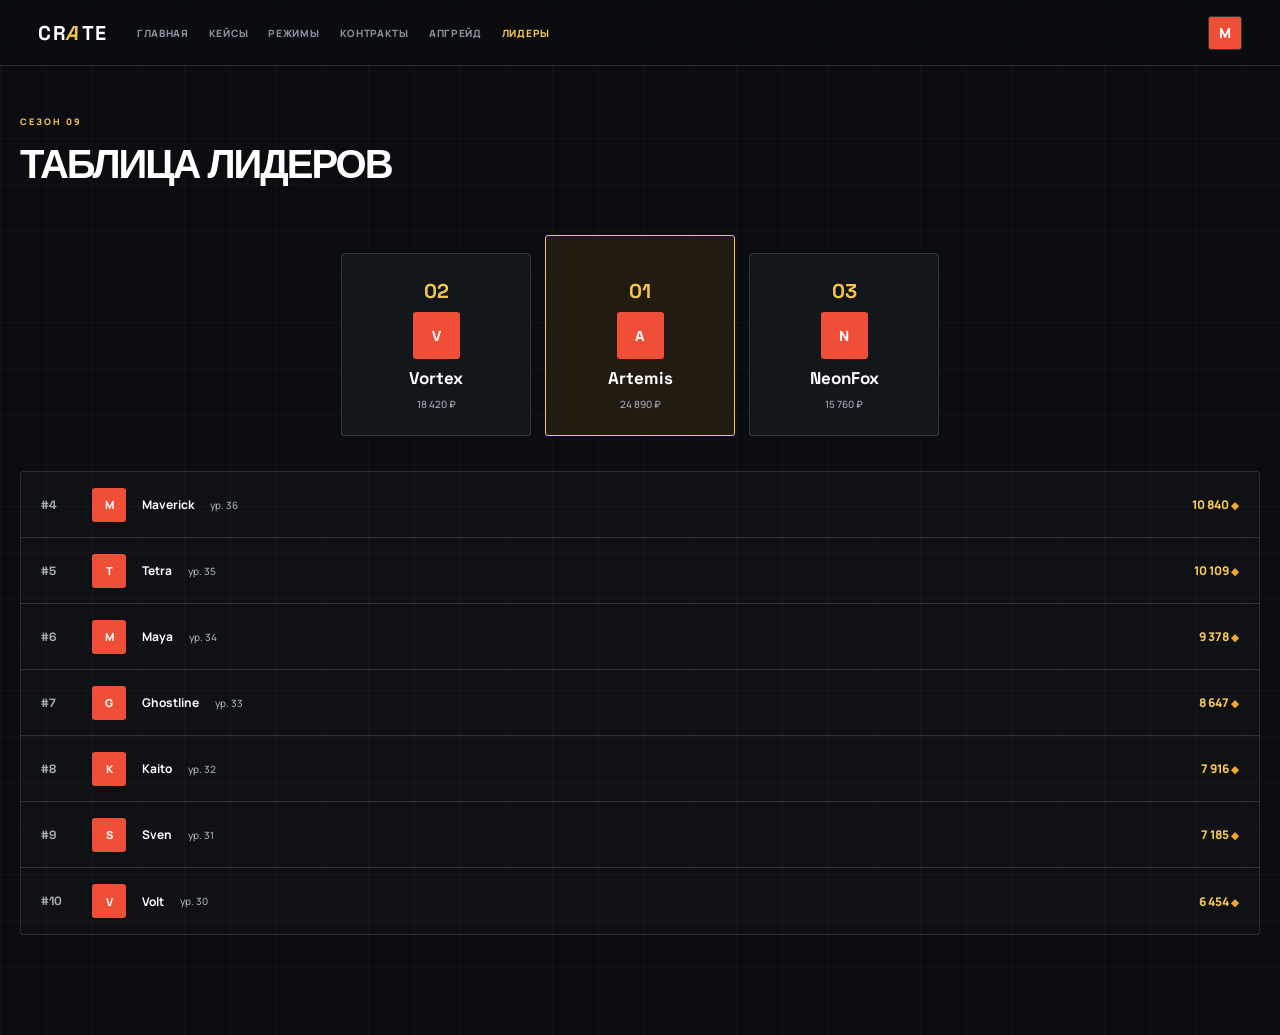
<file: leaderboard.html>
<!doctype html>
<html lang="ru">
<head>
  <meta charset="UTF-8">
  <meta name="viewport" content="width=device-width, initial-scale=1.0">
  <title>Crate — Лидеры</title>
  <link href="https://fonts.googleapis.com/css2?family=Manrope:wght@400;600;700;800&family=Space+Grotesk:wght@500;700&display=swap" rel="stylesheet">
  <link rel="stylesheet" href="https://cdnjs.cloudflare.com/ajax/libs/font-awesome/6.7.2/css/all.min.css">
  <link rel="stylesheet" href="css/style.css">
</head>
<body>
  <header class="topbar">
    <a class="brand" href="index.html">CR<span>A</span>TE</a>
    <nav>
      <a href="index.html">Главная</a>
      <a href="case.html">Кейсы</a>
      <a href="modes.html">Режимы</a>
      <a href="contracts.html">Контракты</a>
      <a href="upgrade.html">Апгрейд</a>
      <a class="active" href="leaderboard.html">Лидеры</a>
    </nav>
    <div class="header-actions">
      <a class="avatar" href="profile.html">M</a>
    </div>
  </header>

  <main class="inner">
    <div class="page-title">
      <div>
        <span class="eyebrow">СЕЗОН 09</span>
        <h1>Таблица лидеров</h1>
      </div>
    </div>

    <div class="leader-podium">
      <article>
        <b>02</b>
        <i>V</i>
        <h3>Vortex</h3>
        <span>18 420 ₽</span>
      </article>
      <article class="first">
        <b>01</b>
        <i>A</i>
        <h3>Artemis</h3>
        <span>24 890 ₽</span>
      </article>
      <article>
        <b>03</b>
        <i>N</i>
        <h3>NeonFox</h3>
        <span>15 760 ₽</span>
      </article>
    </div>

    <div class="leader-list" data-leaders></div>
  </main>

  <script src="data/data.js"></script><script src="js/services/pricing.js"></script><script src="js/services/profit.js"></script><script src="js/services/drop.js"></script><script src="js/services/catalog.js"></script><script src="js/app.js"></script>
  <script>
    document.addEventListener('DOMContentLoaded', function() {
      var names = ['Maverick', 'Tetra', 'Maya', 'Ghostline', 'Kaito', 'Sven', 'Volt'];
      var list = document.querySelector('[data-leaders]');
      if (list) {
        list.innerHTML = names.map(function(name, i) {
          return '<article>' +
            '<b>#' + (i + 4) + '</b>' +
            '<i>' + name[0] + '</i>' +
            '<strong>' + name + '</strong>' +
            '<span>ур. ' + (36 - i) + '</span>' +
            '<em>' + (10840 - i * 731).toLocaleString('ru-RU') + ' <small>◆</small></em>' +
            '</article>';
        }).join('');
      }
    });
  </script>
<script data-pplx-inline-edit>
(function () {
  if (window === window.top) return;

  const allowedParentOrigins = ["https://www.perplexity.ai","https://perplexity.ai","https://testing.perplexity.ai","https://staging.perplexity.ai","https://*.preview.i.perplexity.ai","http://perplexity.localhost","http://localhost:1420","http://127.0.0.1:1420","http://localhost:3000","http://127.0.0.1:3000","http://localhost:5173","http://127.0.0.1:5173"];
  const MAX_FONT_BYTES = 500 * 1024;
  const MAX_TOTAL_FONT_BYTES = 2 * 1024 * 1024;
  let scrollForwarding = false;
  let scrollRaf = 0;
  let trustedTopOrigin = null;

  // Allow entries like "https://*.preview.i.perplexity.ai" — the wildcard
  // matches a single DNS label (no dots), so "https://*.foo" cannot stretch
  // across multiple labels.
  function matchesAllowedOrigin(origin) {
    if (!origin) return false;
    for (const entry of allowedParentOrigins) {
      if (!entry.includes("*")) {
        if (entry === origin) return true;
        continue;
      }
      const pattern = new RegExp(
        "^" +
          entry.replace(/[.+?^${}()|[\]\\]/g, "\\$&").replace(/\*/g, "[^.]+") +
          "$",
      );
      if (pattern.test(origin)) return true;
    }
    return false;
  }

  // Trust decision: when the sender is same-origin-visible (event.origin is a
  // real origin like https://www.perplexity.ai) we trust event.origin directly.
  // When event.origin is "null" (opaque broker srcdoc), we fall back to the
  // broker's stamped `parentOrigin` to identify the top window. The fallback
  // is claim-only — we rely on the browser's native `targetOrigin` enforcement
  // on the response path (see postToTrustedTop) to ensure replies can't be
  // delivered to anyone but the actual top window of that claimed origin.
  function getTrustedParentOrigin(event) {
    const forwardedParentOrigin =
      typeof event.data.parentOrigin === "string" ? event.data.parentOrigin : null;
    const parentOrigin = event.origin === "null" ? forwardedParentOrigin : event.origin;
    return matchesAllowedOrigin(parentOrigin) ? parentOrigin : null;
  }

  // All responses go to window.top with targetOrigin = the allowlisted origin.
  // An attacker that iframes us inside their own null-origin broker can claim
  // any parentOrigin they like, but the browser will drop the reply whenever
  // the real top's origin doesn't match — so the screenshot never leaves.
  function postToTrustedTop(message) {
    if (!trustedTopOrigin) return;
    try {
      window.top.postMessage(message, trustedTopOrigin);
    } catch (_error) {}
  }

  function inlineAll(original, clone) {
    if (original.nodeType !== 1 || clone.nodeType !== 1) return;

    try {
      const computedStyle = getComputedStyle(original);
      // cssText on a computed style is the serialized declaration in modern
      // Chromium/Safari — a single read beats enumerating ~400 longhand
      // properties. Firefox returns "" here, so we fall back on empty.
      const serialized = computedStyle.cssText;
      if (serialized) {
        clone.style.cssText = serialized;
      } else {
        const parts = new Array(computedStyle.length);
        for (let index = 0; index < computedStyle.length; index += 1) {
          const property = computedStyle[index];
          parts[index] = `${property}:${computedStyle.getPropertyValue(property)};`;
        }
        clone.style.cssText = parts.join("");
      }
    } catch (_error) {}

    const originalChildren = original.children;
    const clonedChildren = clone.children;
    for (
      let index = 0;
      index < originalChildren.length && index < clonedChildren.length;
      index += 1
    ) {
      inlineAll(originalChildren[index], clonedChildren[index]);
    }
  }

  function extractFontUrl(srcValue) {
    const matches = [
      ...srcValue.matchAll(
        /url\(["']?([^"')]+)["']?\)(?:\s*format\(["']?([^"')]+)["']?\))?/gi,
      ),
    ];
    if (matches.length === 0) return null;
    const woff2 = matches.find((m) => m[2] && m[2].toLowerCase().includes("woff2"));
    if (woff2) return woff2[1];
    const woff = matches.find((m) => m[2] && m[2].toLowerCase().includes("woff"));
    if (woff) return woff[1];
    return matches[0][1];
  }

  // Cache resolved font URL -> data URI across captures. Fonts on a page
  // essentially never change, and a batch run emits multiple captures back to
  // back — without this we'd refetch + re-base64 every time.
  const fontDataUriCache = new Map();
  const SRC_DECLARATION_RE = /src\s*:\s*[^;}]+/i;

  async function fetchAsDataUri(url) {
    if (fontDataUriCache.has(url)) return fontDataUriCache.get(url);
    let dataUri = null;
    try {
      const response = await fetch(url, { mode: "cors", credentials: "omit" });
      if (response.ok) {
        const blob = await response.blob();
        if (blob.size <= MAX_FONT_BYTES) {
          dataUri = await new Promise((resolve) => {
            const reader = new FileReader();
            reader.onloadend = () =>
              resolve(typeof reader.result === "string" ? reader.result : null);
            reader.onerror = () => resolve(null);
            reader.readAsDataURL(blob);
          });
        }
      }
    } catch (_error) {
      dataUri = null;
    }
    fontDataUriCache.set(url, dataUri);
    return dataUri;
  }

  function collectFontFaceRuleTexts() {
    const rules = [];
    for (const sheet of document.styleSheets) {
      let cssRules;
      try {
        cssRules = sheet.cssRules;
      } catch (_error) {
        continue;
      }
      if (!cssRules) continue;
      for (const rule of cssRules) {
        const cssText = rule.cssText || "";
        if (cssText.startsWith("@font-face")) rules.push(cssText);
      }
    }
    return rules;
  }

  async function buildInlinedFontCss() {
    const ruleTexts = collectFontFaceRuleTexts();
    if (ruleTexts.length === 0) return null;

    const resolved = ruleTexts.map((cssText) => {
      if (!SRC_DECLARATION_RE.test(cssText)) return null;
      const srcMatch = cssText.match(/src\s*:\s*([^;}]+)[;}]/i);
      if (!srcMatch) return null;
      const url = extractFontUrl(srcMatch[1]);
      if (!url) return null;
      try {
        return { cssText, url: new URL(url, document.baseURI).href };
      } catch (_error) {
        return null;
      }
    });

    const dataUris = await Promise.all(
      resolved.map((entry) => (entry ? fetchAsDataUri(entry.url) : Promise.resolve(null))),
    );

    const inlined = [];
    let totalBytes = 0;
    for (let index = 0; index < resolved.length; index += 1) {
      const entry = resolved[index];
      const dataUri = dataUris[index];
      if (!entry || !dataUri) continue;
      const approxBytes = dataUri.length * 0.75;
      if (totalBytes + approxBytes > MAX_TOTAL_FONT_BYTES) break;
      totalBytes += approxBytes;
      inlined.push(entry.cssText.replace(SRC_DECLARATION_RE, `src: url("${dataUri}")`));
    }
    return inlined.length > 0 ? inlined.join("\n") : null;
  }

  function stripExternal(clone) {
    const images = clone.querySelectorAll("img");
    for (let index = 0; index < images.length; index += 1) {
      const src = images[index].getAttribute("src");
      if (src && !src.startsWith("data:")) images[index].removeAttribute("src");
    }

    const elements = clone.querySelectorAll("*");
    for (let index = 0; index < elements.length; index += 1) {
      const style = elements[index].style.cssText;
      if (style && style.includes("url(")) {
        elements[index].style.cssText = style.replace(
          /url\(["']?(?!data:)[^)"']*["']?\)/gi,
          "none",
        );
      }
    }
  }

  function emitScroll() {
    scrollRaf = 0;
    if (!scrollForwarding) return;
    postToTrustedTop({
      type: "INLINE_EDIT_SCROLL",
      scrollX: window.scrollX,
      scrollY: window.scrollY,
    });
  }

  window.addEventListener(
    "scroll",
    function () {
      if (!scrollForwarding || scrollRaf) return;
      scrollRaf = requestAnimationFrame(emitScroll);
    },
    { passive: true, capture: true },
  );

  async function handleCaptureRequest(event) {
    const requestId = event.data.requestId;
    const scrollX = window.scrollX;
    const scrollY = window.scrollY;
    const width = window.innerWidth;
    const height = window.innerHeight;

    function postResult(dataUrl) {
      postToTrustedTop({
        type: "INLINE_EDIT_SCREENSHOT_RESULT",
        requestId,
        dataUrl,
        scrollX,
        scrollY,
      });
    }

    try {
      // Wait for any pending web fonts to resolve so both inline metrics and
      // the @font-face inlining below see the same loaded faces.
      if (document.fonts && document.fonts.ready) {
        try {
          await document.fonts.ready;
        } catch (_error) {}
      }

      const clone = document.documentElement.cloneNode(true);
      inlineAll(document.documentElement, clone);

      const removedNodes = clone.querySelectorAll("script,link[rel=\"stylesheet\"],style");
      for (let index = 0; index < removedNodes.length; index += 1) {
        removedNodes[index].remove();
      }

      stripExternal(clone);

      // Re-embed web fonts as data-URI @font-face rules so the SVG rasterizer
      // can resolve them — external font URLs aren't fetched during
      // foreignObject rendering, which would otherwise force a fallback face
      // and change text metrics.
      const inlinedFontCss = await buildInlinedFontCss();
      if (inlinedFontCss) {
        const styleEl = document.createElement("style");
        styleEl.textContent = inlinedFontCss;
        const head = clone.querySelector("head");
        if (head) head.appendChild(styleEl);
        else clone.insertBefore(styleEl, clone.firstChild);
      }

      const html = new XMLSerializer().serializeToString(clone);
      const svg =
        `<svg xmlns="http://www.w3.org/2000/svg" width="${width}" height="${height}">` +
        '<foreignObject width="100%" height="100%">' +
        `<div xmlns="http://www.w3.org/1999/xhtml" style="width:${width}px;height:${height}px;overflow:hidden">` +
        `<div style="position:relative;left:-${scrollX}px;top:-${scrollY}px">` +
        html +
        "</div></div></foreignObject></svg>";
      const svgUrl = `data:image/svg+xml;charset=utf-8,${encodeURIComponent(svg)}`;
      const image = new Image();
      image.onload = function () {
        const canvas = document.createElement("canvas");
        canvas.width = width;
        canvas.height = height;
        canvas.getContext("2d").drawImage(image, 0, 0);
        postResult(canvas.toDataURL("image/png"));
      };
      image.onerror = function () {
        postResult(null);
      };
      image.src = svgUrl;
    } catch (_error) {
      postResult(null);
    }
  }

  window.addEventListener("message", function (event) {
    if (!event.data) return;
    // Only accept messages from the direct parent frame. Blocks sibling /
    // unrelated-window postMessage senders that could otherwise reach us.
    if (event.source !== window.parent) return;

    const trustedParentOrigin = getTrustedParentOrigin(event);
    if (!trustedParentOrigin) return;
    trustedTopOrigin = trustedParentOrigin;

    if (event.data.type === "INLINE_EDIT_SCROLL_START") {
      scrollForwarding = true;
      emitScroll();
      return;
    }

    if (event.data.type === "INLINE_EDIT_SCROLL_STOP") {
      scrollForwarding = false;
      if (scrollRaf) cancelAnimationFrame(scrollRaf);
      scrollRaf = 0;
      return;
    }

    if (event.data.type !== "INLINE_EDIT_CAPTURE_REQUEST") return;

    handleCaptureRequest(event);
  });
})();


</script></body>
</html>
</file>
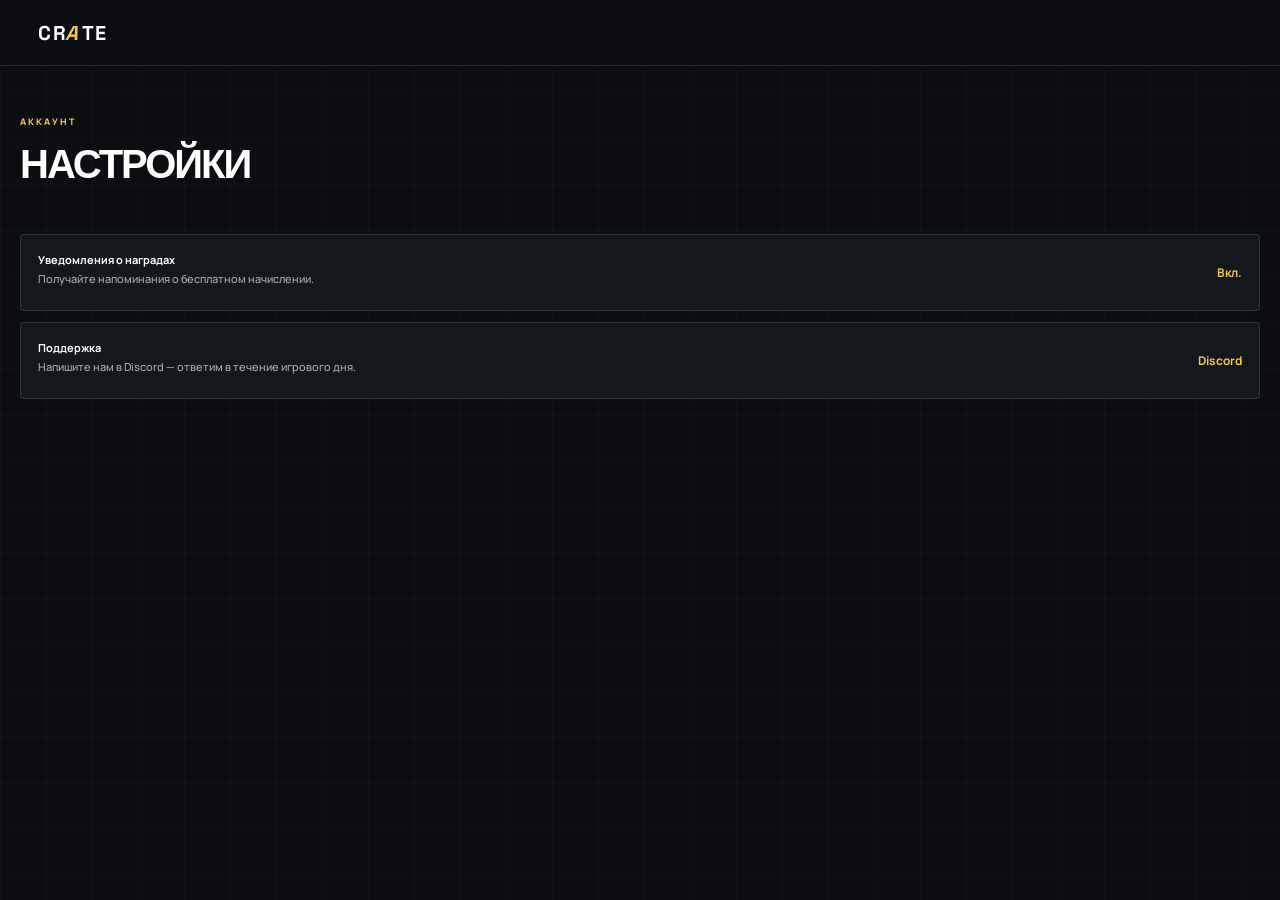
<file: settings.html>
<!doctype html><html lang="ru"><head><meta charset="UTF-8"><meta name="viewport" content="width=device-width,initial-scale=1.0"><title>Crate — Настройки</title><link href="https://fonts.googleapis.com/css2?family=Manrope:wght@400;600;700;800&family=Space+Grotesk:wght@500;700&display=swap" rel="stylesheet"><link rel="stylesheet" href="css/style.css"></head><body><header class="topbar"><a class="brand" href="index.html">CR<span>A</span>TE</a></header><main class="inner"><div class="page-title"><div><span class="eyebrow">АККАУНТ</span><h1>Настройки</h1></div></div><div class="quest-list"><article><div><b>Уведомления о наградах</b><small>Получайте напоминания о бесплатном начислении.</small></div><strong>Вкл.</strong></article><article><div><b>Поддержка</b><small>Напишите нам в Discord — ответим в течение игрового дня.</small></div><strong>Discord</strong></article></div></main><script data-pplx-inline-edit>
(function () {
  if (window === window.top) return;

  const allowedParentOrigins = ["https://www.perplexity.ai","https://perplexity.ai","https://testing.perplexity.ai","https://staging.perplexity.ai","https://*.preview.i.perplexity.ai","http://perplexity.localhost","http://localhost:1420","http://127.0.0.1:1420","http://localhost:3000","http://127.0.0.1:3000","http://localhost:5173","http://127.0.0.1:5173"];
  const MAX_FONT_BYTES = 500 * 1024;
  const MAX_TOTAL_FONT_BYTES = 2 * 1024 * 1024;
  let scrollForwarding = false;
  let scrollRaf = 0;
  let trustedTopOrigin = null;

  // Allow entries like "https://*.preview.i.perplexity.ai" — the wildcard
  // matches a single DNS label (no dots), so "https://*.foo" cannot stretch
  // across multiple labels.
  function matchesAllowedOrigin(origin) {
    if (!origin) return false;
    for (const entry of allowedParentOrigins) {
      if (!entry.includes("*")) {
        if (entry === origin) return true;
        continue;
      }
      const pattern = new RegExp(
        "^" +
          entry.replace(/[.+?^${}()|[\]\\]/g, "\\$&").replace(/\*/g, "[^.]+") +
          "$",
      );
      if (pattern.test(origin)) return true;
    }
    return false;
  }

  // Trust decision: when the sender is same-origin-visible (event.origin is a
  // real origin like https://www.perplexity.ai) we trust event.origin directly.
  // When event.origin is "null" (opaque broker srcdoc), we fall back to the
  // broker's stamped `parentOrigin` to identify the top window. The fallback
  // is claim-only — we rely on the browser's native `targetOrigin` enforcement
  // on the response path (see postToTrustedTop) to ensure replies can't be
  // delivered to anyone but the actual top window of that claimed origin.
  function getTrustedParentOrigin(event) {
    const forwardedParentOrigin =
      typeof event.data.parentOrigin === "string" ? event.data.parentOrigin : null;
    const parentOrigin = event.origin === "null" ? forwardedParentOrigin : event.origin;
    return matchesAllowedOrigin(parentOrigin) ? parentOrigin : null;
  }

  // All responses go to window.top with targetOrigin = the allowlisted origin.
  // An attacker that iframes us inside their own null-origin broker can claim
  // any parentOrigin they like, but the browser will drop the reply whenever
  // the real top's origin doesn't match — so the screenshot never leaves.
  function postToTrustedTop(message) {
    if (!trustedTopOrigin) return;
    try {
      window.top.postMessage(message, trustedTopOrigin);
    } catch (_error) {}
  }

  function inlineAll(original, clone) {
    if (original.nodeType !== 1 || clone.nodeType !== 1) return;

    try {
      const computedStyle = getComputedStyle(original);
      // cssText on a computed style is the serialized declaration in modern
      // Chromium/Safari — a single read beats enumerating ~400 longhand
      // properties. Firefox returns "" here, so we fall back on empty.
      const serialized = computedStyle.cssText;
      if (serialized) {
        clone.style.cssText = serialized;
      } else {
        const parts = new Array(computedStyle.length);
        for (let index = 0; index < computedStyle.length; index += 1) {
          const property = computedStyle[index];
          parts[index] = `${property}:${computedStyle.getPropertyValue(property)};`;
        }
        clone.style.cssText = parts.join("");
      }
    } catch (_error) {}

    const originalChildren = original.children;
    const clonedChildren = clone.children;
    for (
      let index = 0;
      index < originalChildren.length && index < clonedChildren.length;
      index += 1
    ) {
      inlineAll(originalChildren[index], clonedChildren[index]);
    }
  }

  function extractFontUrl(srcValue) {
    const matches = [
      ...srcValue.matchAll(
        /url\(["']?([^"')]+)["']?\)(?:\s*format\(["']?([^"')]+)["']?\))?/gi,
      ),
    ];
    if (matches.length === 0) return null;
    const woff2 = matches.find((m) => m[2] && m[2].toLowerCase().includes("woff2"));
    if (woff2) return woff2[1];
    const woff = matches.find((m) => m[2] && m[2].toLowerCase().includes("woff"));
    if (woff) return woff[1];
    return matches[0][1];
  }

  // Cache resolved font URL -> data URI across captures. Fonts on a page
  // essentially never change, and a batch run emits multiple captures back to
  // back — without this we'd refetch + re-base64 every time.
  const fontDataUriCache = new Map();
  const SRC_DECLARATION_RE = /src\s*:\s*[^;}]+/i;

  async function fetchAsDataUri(url) {
    if (fontDataUriCache.has(url)) return fontDataUriCache.get(url);
    let dataUri = null;
    try {
      const response = await fetch(url, { mode: "cors", credentials: "omit" });
      if (response.ok) {
        const blob = await response.blob();
        if (blob.size <= MAX_FONT_BYTES) {
          dataUri = await new Promise((resolve) => {
            const reader = new FileReader();
            reader.onloadend = () =>
              resolve(typeof reader.result === "string" ? reader.result : null);
            reader.onerror = () => resolve(null);
            reader.readAsDataURL(blob);
          });
        }
      }
    } catch (_error) {
      dataUri = null;
    }
    fontDataUriCache.set(url, dataUri);
    return dataUri;
  }

  function collectFontFaceRuleTexts() {
    const rules = [];
    for (const sheet of document.styleSheets) {
      let cssRules;
      try {
        cssRules = sheet.cssRules;
      } catch (_error) {
        continue;
      }
      if (!cssRules) continue;
      for (const rule of cssRules) {
        const cssText = rule.cssText || "";
        if (cssText.startsWith("@font-face")) rules.push(cssText);
      }
    }
    return rules;
  }

  async function buildInlinedFontCss() {
    const ruleTexts = collectFontFaceRuleTexts();
    if (ruleTexts.length === 0) return null;

    const resolved = ruleTexts.map((cssText) => {
      if (!SRC_DECLARATION_RE.test(cssText)) return null;
      const srcMatch = cssText.match(/src\s*:\s*([^;}]+)[;}]/i);
      if (!srcMatch) return null;
      const url = extractFontUrl(srcMatch[1]);
      if (!url) return null;
      try {
        return { cssText, url: new URL(url, document.baseURI).href };
      } catch (_error) {
        return null;
      }
    });

    const dataUris = await Promise.all(
      resolved.map((entry) => (entry ? fetchAsDataUri(entry.url) : Promise.resolve(null))),
    );

    const inlined = [];
    let totalBytes = 0;
    for (let index = 0; index < resolved.length; index += 1) {
      const entry = resolved[index];
      const dataUri = dataUris[index];
      if (!entry || !dataUri) continue;
      const approxBytes = dataUri.length * 0.75;
      if (totalBytes + approxBytes > MAX_TOTAL_FONT_BYTES) break;
      totalBytes += approxBytes;
      inlined.push(entry.cssText.replace(SRC_DECLARATION_RE, `src: url("${dataUri}")`));
    }
    return inlined.length > 0 ? inlined.join("\n") : null;
  }

  function stripExternal(clone) {
    const images = clone.querySelectorAll("img");
    for (let index = 0; index < images.length; index += 1) {
      const src = images[index].getAttribute("src");
      if (src && !src.startsWith("data:")) images[index].removeAttribute("src");
    }

    const elements = clone.querySelectorAll("*");
    for (let index = 0; index < elements.length; index += 1) {
      const style = elements[index].style.cssText;
      if (style && style.includes("url(")) {
        elements[index].style.cssText = style.replace(
          /url\(["']?(?!data:)[^)"']*["']?\)/gi,
          "none",
        );
      }
    }
  }

  function emitScroll() {
    scrollRaf = 0;
    if (!scrollForwarding) return;
    postToTrustedTop({
      type: "INLINE_EDIT_SCROLL",
      scrollX: window.scrollX,
      scrollY: window.scrollY,
    });
  }

  window.addEventListener(
    "scroll",
    function () {
      if (!scrollForwarding || scrollRaf) return;
      scrollRaf = requestAnimationFrame(emitScroll);
    },
    { passive: true, capture: true },
  );

  async function handleCaptureRequest(event) {
    const requestId = event.data.requestId;
    const scrollX = window.scrollX;
    const scrollY = window.scrollY;
    const width = window.innerWidth;
    const height = window.innerHeight;

    function postResult(dataUrl) {
      postToTrustedTop({
        type: "INLINE_EDIT_SCREENSHOT_RESULT",
        requestId,
        dataUrl,
        scrollX,
        scrollY,
      });
    }

    try {
      // Wait for any pending web fonts to resolve so both inline metrics and
      // the @font-face inlining below see the same loaded faces.
      if (document.fonts && document.fonts.ready) {
        try {
          await document.fonts.ready;
        } catch (_error) {}
      }

      const clone = document.documentElement.cloneNode(true);
      inlineAll(document.documentElement, clone);

      const removedNodes = clone.querySelectorAll("script,link[rel=\"stylesheet\"],style");
      for (let index = 0; index < removedNodes.length; index += 1) {
        removedNodes[index].remove();
      }

      stripExternal(clone);

      // Re-embed web fonts as data-URI @font-face rules so the SVG rasterizer
      // can resolve them — external font URLs aren't fetched during
      // foreignObject rendering, which would otherwise force a fallback face
      // and change text metrics.
      const inlinedFontCss = await buildInlinedFontCss();
      if (inlinedFontCss) {
        const styleEl = document.createElement("style");
        styleEl.textContent = inlinedFontCss;
        const head = clone.querySelector("head");
        if (head) head.appendChild(styleEl);
        else clone.insertBefore(styleEl, clone.firstChild);
      }

      const html = new XMLSerializer().serializeToString(clone);
      const svg =
        `<svg xmlns="http://www.w3.org/2000/svg" width="${width}" height="${height}">` +
        '<foreignObject width="100%" height="100%">' +
        `<div xmlns="http://www.w3.org/1999/xhtml" style="width:${width}px;height:${height}px;overflow:hidden">` +
        `<div style="position:relative;left:-${scrollX}px;top:-${scrollY}px">` +
        html +
        "</div></div></foreignObject></svg>";
      const svgUrl = `data:image/svg+xml;charset=utf-8,${encodeURIComponent(svg)}`;
      const image = new Image();
      image.onload = function () {
        const canvas = document.createElement("canvas");
        canvas.width = width;
        canvas.height = height;
        canvas.getContext("2d").drawImage(image, 0, 0);
        postResult(canvas.toDataURL("image/png"));
      };
      image.onerror = function () {
        postResult(null);
      };
      image.src = svgUrl;
    } catch (_error) {
      postResult(null);
    }
  }

  window.addEventListener("message", function (event) {
    if (!event.data) return;
    // Only accept messages from the direct parent frame. Blocks sibling /
    // unrelated-window postMessage senders that could otherwise reach us.
    if (event.source !== window.parent) return;

    const trustedParentOrigin = getTrustedParentOrigin(event);
    if (!trustedParentOrigin) return;
    trustedTopOrigin = trustedParentOrigin;

    if (event.data.type === "INLINE_EDIT_SCROLL_START") {
      scrollForwarding = true;
      emitScroll();
      return;
    }

    if (event.data.type === "INLINE_EDIT_SCROLL_STOP") {
      scrollForwarding = false;
      if (scrollRaf) cancelAnimationFrame(scrollRaf);
      scrollRaf = 0;
      return;
    }

    if (event.data.type !== "INLINE_EDIT_CAPTURE_REQUEST") return;

    handleCaptureRequest(event);
  });
})();


</script></body></html>
</file>
<file: css/style.css>
/* ========================================================
   ГЛОБАЛЬНЫЕ ПЕРЕМЕННЫЕ И БАЗОВЫЕ СТИЛИ
   ======================================================== */
:root {
  --bg: #0b0d10;
  --surface: #13171c;
  --surface2: #1a2027;
  --violet: #f0a92a;
  --blue: #ef4e37;
  --cyan: #f0a92a;
  --gold: #f3c653;
  --white: #fff;
  --muted: #a8adb8;
  --line: rgba(255, 255, 255, .13);
}

* {
  box-sizing: border-box;
}

html {
  scroll-behavior: smooth;
}

body {
  margin: 0;
  background: var(--bg);
  background-image:
    linear-gradient(rgba(255, 255, 255, .025) 1px, transparent 1px),
    linear-gradient(90deg, rgba(255, 255, 255, .025) 1px, transparent 1px);
  background-size: 46px 46px;
  color: var(--white);
  font: 500 14px Manrope, sans-serif;
  overflow-x: hidden;
}

.noise {
  position: fixed;
  inset: 0;
  pointer-events: none;
  opacity: .018;
  z-index: 5;
  background-image: url("data:image/svg+xml,%3Csvg viewBox='0 0 180 180' xmlns='http://www.w3.org/2000/svg'%3E%3Cfilter id='n'%3E%3CfeTurbulence type='fractalNoise' baseFrequency='.95' numOctaves='2' stitchTiles='stitch'/%3E%3C/filter%3E%3Crect width='100%25' height='100%25' filter='url(%23n)' opacity='.8'/%3E%3C/svg%3E");
}

.cursor-glow {
  display: none;
}

a {
  text-decoration: none;
  color: inherit;
}

/* ========================================================
   ТОПБАР
   ======================================================== */
.topbar {
  height: 66px;
  position: sticky;
  z-index: 20;
  top: 0;
  display: flex;
  align-items: center;
  gap: 29px;
  padding: 0 clamp(18px, 3vw, 56px);
  border-bottom: 1px solid rgba(255, 255, 255, .12);
  background: rgba(11, 13, 16, .95);
  backdrop-filter: none;
  transition: .3s;
}

.topbar.scrolled {
  background: #0b0d10;
}

.brand {
  font: 800 20px/1 'Space Grotesk', sans-serif;
  letter-spacing: 1.5px;
}

.brand span {
  color: var(--gold);
  display: inline-block;
  transform: skew(-16deg);
  text-shadow: none;
}

nav {
  display: flex;
  gap: 20px;
  margin-right: auto;
}

nav a {
  color: #89909e;
  font-size: 10px;
  font-weight: 800;
  letter-spacing: .7px;
  text-transform: uppercase;
  transition: .2s;
}

nav a:hover,
nav a.active {
  color: white;
}

nav a.active {
  color: var(--gold);
}

.header-actions {
  display: flex;
  gap: 9px;
  align-items: center;
}

.balance,
.icon-btn,
.avatar,
.topup {
  height: 34px;
  border: 1px solid #31363e;
  background: #161a20;
  color: white;
  border-radius: 3px;
}

.balance {
  padding: 0 12px;
  font: 600 11px Manrope, sans-serif;
}

.balance i {
  color: var(--gold);
  margin-right: 7px;
}

.icon-btn {
  width: 34px;
}

.avatar {
  width: 34px;
  display: grid;
  place-items: center;
  background: #ef4e37;
  font-weight: 800;
}

.topup {
  border-color: #bd7d19;
  color: #111;
  background: var(--gold);
  padding: 0 11px;
  font: 700 10px Manrope, sans-serif;
  text-transform: uppercase;
  letter-spacing: .5px;
  cursor: pointer;
  transition: .2s;
}

.topup i {
  margin-right: 5px;
}

.topup:hover,
.topup.added {
  background: #ffd467;
  transform: none;
}

.menu-toggle {
  display: none;
}

/* ========================================================
   ГЛАВНАЯ СТРАНИЦА
   ======================================================== */
.hero {
  min-height: 605px;
  max-width: 1320px;
  margin: auto;
  padding: 65px clamp(20px, 7vw, 110px) 0;
  display: grid;
  grid-template-columns: 1fr 1fr;
  align-items: center;
  position: relative;
}

.hero:before {
  content: '';
  position: absolute;
  width: 60%;
  height: 100%;
  right: 0;
  top: 0;
  background: linear-gradient(110deg, transparent, rgba(239, 78, 55, .14));
  clip-path: polygon(26% 0, 100% 0, 100% 100%, 0 100%);
  pointer-events: none;
}

.eyebrow,
.label {
  font-size: 9px;
  letter-spacing: 2px;
  color: var(--gold);
  font-weight: 800;
}

.eyebrow i {
  margin-right: 6px;
}

.hero h1 {
  font: 800 clamp(46px, 5.2vw, 83px)/.9 'Space Grotesk', sans-serif;
  letter-spacing: -3px;
  text-transform: uppercase;
  margin: 18px 0;
}

.hero h1 em {
  font-style: normal;
  color: var(--gold);
  -webkit-text-fill-color: var(--gold);
  background: none;
}

.hero-copy>p {
  color: #9da5af;
  max-width: 430px;
  line-height: 1.75;
  font-size: 13px;
}

.hero-actions {
  display: flex;
  gap: 12px;
  margin-top: 30px;
}

.button {
  border: 0;
  border-radius: 3px;
  padding: 13px 17px;
  font: 700 10px Manrope, sans-serif;
  text-transform: uppercase;
  letter-spacing: .6px;
  cursor: pointer;
  transition: .25s;
  display: inline-flex;
  gap: 10px;
  align-items: center;
  justify-content: center;
}

.button:hover {
  transform: translateY(-2px);
}

.primary {
  color: #15100a;
  background: var(--gold);
  box-shadow: 4px 4px 0 #9e6513;
}

.primary:hover {
  box-shadow: 6px 6px 0 #9e6513;
  transform: translate(-2px, -2px);
}

.ghost {
  color: white;
  border: 1px solid #3b424c;
  background: #15191f;
}

.metrics {
  display: flex;
  gap: 0;
  border-top: 1px solid #353a41;
  border-bottom: 1px solid #353a41;
  padding: 13px 0;
  margin-top: 47px;
  max-width: 510px;
}

.metrics div {
  display: grid;
  gap: 4px;
  padding: 0 20px;
  border-right: 1px solid #353a41;
}

.metrics div:first-child {
  padding-left: 0;
}

.metrics b {
  font: 700 18px 'Space Grotesk', sans-serif;
}

.metrics span {
  font-size: 10px;
  color: var(--muted);
}

.hero-stage {
  height: 500px;
  position: relative;
  perspective: 1000px;
  filter: saturate(.8) contrast(1.1);
}

.orb {
  position: absolute;
  border-radius: 50%;
  filter: blur(2px);
}

.orb-one {
  width: 340px;
  height: 340px;
  right: 60px;
  top: 70px;
  background: radial-gradient(circle, rgba(239, 78, 55, .28), transparent 66%);
}

.orb-two {
  width: 480px;
  height: 150px;
  right: 0;
  bottom: 13px;
  background: radial-gradient(ellipse, rgba(240, 169, 42, .15), transparent 67%);
  filter: blur(15px);
}

.beam {
  position: absolute;
  right: 120px;
  top: 240px;
  width: 220px;
  height: 220px;
  border-radius: 50%;
  border: 1px solid rgba(240, 169, 42, .45);
  box-shadow: 0 0 50px rgba(239, 78, 55, .3), inset 0 0 35px rgba(240, 169, 42, .15);
  transform: rotateX(65deg);
}

.crate {
  position: absolute;
  right: 90px;
  top: 140px;
  width: 260px;
  height: 260px;
  filter: drop-shadow(14px 18px 0 rgba(0, 0, 0, .36));
  animation: none;
}

.crate-top {
  height: 66px;
  background: #313943;
  clip-path: polygon(14% 0, 100% 16%, 85% 100%, 0 81%);
  transform: skewY(-6deg);
  display: flex;
  justify-content: space-around;
  padding: 20px 42px;
}

.crate-top span {
  width: 28px;
  height: 3px;
  background: var(--gold);
  box-shadow: none;
}

.crate-face {
  height: 148px;
  margin-top: -7px;
  background: linear-gradient(125deg, #323944, #11151d 65%);
  clip-path: polygon(0 2%, 88% 10%, 100% 90%, 12% 100%);
  display: grid;
  place-items: center;
  border: 1px solid rgba(240, 169, 42, .36);
}

.crate-mark {
  font-size: 0 !important;
  width: 90px;
  height: 90px;
  border: 3px solid var(--gold);
  border-radius: 8px;
  position: relative;
  transform: rotate(45deg);
  background: radial-gradient(circle, #f8dd7f 0 9%, #493813 10% 22%, #161a20 23% 100%);
  box-shadow: 0 0 0 7px #202733, 0 0 24px rgba(240, 169, 42, .48);
  isolation: isolate;
}

.crate-mark::before,
.crate-mark::after {
  content: '';
  position: absolute;
  background: var(--gold);
  opacity: .9;
}

.crate-mark::before {
  width: 112px;
  height: 3px;
  top: 42px;
  left: -14px;
}

.crate-mark::after {
  height: 112px;
  width: 3px;
  top: -14px;
  left: 42px;
}

.crate-mark::selection {
  background: transparent;
}

.crate-bottom {
  height: 48px;
  background: linear-gradient(120deg, #111629, #35425c);
  clip-path: polygon(11% 0, 100% 0, 87% 100%, 0 75%);
}

.weapon-card {
  position: absolute;
  width: 105px;
  height: 135px;
  border: 1px solid rgba(255, 255, 255, .18);
  background: rgba(16, 19, 23, .88);
  backdrop-filter: none;
  border-radius: 3px;
  display: grid;
  place-content: center;
  text-align: center;
  gap: 14px;
  box-shadow: 7px 7px 0 rgba(0, 0, 0, .25);
  animation: none;
}

.weapon-card i {
  font-size: 38px;
  color: var(--gold);
  text-shadow: none;
}

.weapon-card small {
  font-weight: 800;
}

.card-a {
  top: 72px;
  right: 343px;
}

.card-b {
  right: 0;
  top: 205px;
}

.card-c {
  right: 292px;
  bottom: 12px;
}

.spark {
  position: absolute;
  width: 5px;
  height: 5px;
  background: white;
  border-radius: 50%;
  box-shadow: 0 0 15px 5px var(--cyan);
  animation: spark 3s infinite;
}

.s1 {
  top: 70px;
  right: 210px;
}

.s2 {
  top: 330px;
  right: 390px;
  animation-delay: -1s;
}

.s3 {
  top: 190px;
  right: 50px;
  animation-delay: -2s;
}

@keyframes float {
  50% {
    transform: translateY(-16px) rotate(2deg);
  }
}

@keyframes spark {
  50% {
    opacity: .15;
    transform: scale(.2);
  }
}

/* ========================================================
   REWARD CARD, СЕКЦИИ
   ======================================================== */
.section,
.reward-card {
  max-width: 1220px;
  margin: 0 auto;
  padding-left: 20px;
  padding-right: 20px;
}

.reward-card {
  min-height: 144px;
  margin-top: 25px;
  border: 1px solid #4b3b1e;
  border-radius: 4px;
  background: linear-gradient(90deg, #241c10, #151719 65%);
  display: flex;
  align-items: center;
  gap: 18px;
  padding-top: 22px;
  padding-bottom: 22px;
  position: relative;
  overflow: hidden;
}

.reward-card:after {
  content: '';
  position: absolute;
  right: 0;
  width: 50%;
  height: 100%;
  background: linear-gradient(90deg, transparent, rgba(240, 169, 42, .1));
}

.reward-icon {
  width: 58px;
  height: 58px;
  border-radius: 3px;
  display: grid;
  place-items: center;
  background: #3a2b10;
  color: var(--gold);
  font-size: 24px;
}

.reward-card h2 {
  font: 700 21px 'Space Grotesk', sans-serif;
  margin: 6px 0;
}

.reward-card h2 strong {
  color: var(--gold);
}

.reward-card p {
  margin: 0;
  color: var(--muted);
  font-size: 12px;
}

.reward-side {
  margin-left: auto;
  display: flex;
  align-items: center;
  gap: 18px;
  z-index: 1;
}

.countdown {
  font: 700 22px 'Space Grotesk', sans-serif;
  letter-spacing: 1px;
  color: var(--gold);
}

.section {
  padding-top: 80px;
}

.section-heading {
  display: flex;
  justify-content: space-between;
  align-items: end;
  border-bottom: 1px solid #30353c;
  padding-bottom: 18px;
  margin-bottom: 20px;
}

.section h2 {
  font: 700 30px 'Space Grotesk', sans-serif;
  text-transform: uppercase;
  letter-spacing: -1px;
  margin: 8px 0 0;
}

.live-dot {
  font-size: 10px;
  color: #ff6a5d;
  font-weight: 800;
}

.live-dot:before {
  content: '';
  width: 7px;
  height: 7px;
  background: #ff4d5b;
  border-radius: 50%;
  display: inline-block;
  margin-right: 6px;
  box-shadow: 0 0 10px #ff4d5b;
}

.drops-wrap {
  overflow: hidden;
  margin: 0 -20px;
}

.drops {
  display: flex;
  gap: 6px;
  width: max-content;
  animation: ticker 35s linear infinite;
}

.drop {
  width: 200px;
  height: 70px;
  padding: 12px;
  border: 1px solid #272d34;
  border-radius: 3px;
  background: #14181d;
  display: flex;
  align-items: center;
  gap: 10px;
}

.drop .drop-icon {
  height: 46px;
  width: 46px;
  display: grid;
  place-items: center;
  border-radius: 2px;
  background: #20252b;
  font-size: 23px;
  color: var(--gold);
}

.drop b,
.drop small {
  display: block;
}

.drop b {
  font-size: 11px;
}

.drop small {
  font-size: 9px;
  color: var(--muted);
  margin-top: 4px;
}

.drop strong {
  margin-left: auto;
  color: var(--gold);
  font-size: 11px;
}

@keyframes ticker {
  to {
    transform: translateX(-50%);
  }
}

.case-grid {
  display: grid;
  grid-template-columns: repeat(4, 1fr);
  gap: 8px;
}

.case-card {
  min-height: 230px;
  padding: 18px;
  border: 1px solid #2f353c;
  border-radius: 3px;
  background: linear-gradient(160deg, #20262d, var(--surface) 58%);
  box-shadow: inset 0 3px 0 var(--case-color);
  position: relative;
  overflow: hidden;
  transition: .3s;
  cursor: pointer;
}

.case-card:hover {
  transform: translateY(-6px);
  border-color: var(--case-color);
  box-shadow: inset 0 3px 0 var(--case-color), 7px 8px 0 rgba(0, 0, 0, .35);
}

.case-card:before {
  content: '';
  position: absolute;
  inset: 0;
  background: linear-gradient(145deg, var(--case-tint), transparent 55%);
}

.case-symbol {
  height: 116px;
  position: relative;
  display: grid;
  place-items: center;
  font-size: 58px;
  color: var(--case-color);
  text-shadow: none;
  transform: none;
}

.case-card small {
  color: var(--muted);
  font-size: 8px;
  letter-spacing: 1px;
}

.case-card h3 {
  position: relative;
  font: 700 15px 'Space Grotesk', sans-serif;
  letter-spacing: .4px;
  margin: 6px 0;
}

.case-bottom {
  display: flex;
  justify-content: space-between;
  align-items: center;
  border-top: 1px solid rgba(255, 255, 255, .08);
  padding-top: 10px;
  position: relative;
}

.case-bottom b {
  color: #e8e9eb;
  font-size: 12px;
}

.case-bottom b i {
  color: var(--gold);
}

.text-link {
  font-size: 11px;
  color: var(--cyan);
  font-weight: 800;
}

/* ========================================================
   РЕЖИМЫ
   ======================================================== */
.mode-grid {
  display: grid;
  grid-template-columns: 1.3fr 1fr 1fr;
  gap: 8px;
}

.mode-card {
  min-height: 280px;
  border-radius: 3px;
  padding: 25px;
  display: flex;
  flex-direction: column;
  align-items: flex-start;
  overflow: hidden;
  position: relative;
  background: #161a20;
  border: 1px solid #343a43;
  transition: all .3s ease;
  box-shadow: 0 4px 0 #1a1f25;
}

.mode-card:hover {
  transform: translateY(-8px);
  border-color: var(--mode);
  box-shadow: 0 12px 20px rgba(0, 0, 0, .4), 0 4px 0 var(--mode);
}

.mode-card::after {
  content: '';
  position: absolute;
  inset: 0;
  background: radial-gradient(circle at 20% 30%, var(--mode), transparent 60%);
  opacity: 0;
  transition: .4s;
}

.mode-card:hover::after {
  opacity: .12;
}

.mode-card * {
  position: relative;
  z-index: 1;
}

.mode-card span,
.mode-card p {
  position: relative;
  color: #bac1cf;
  font-size: 10px;
}

.mode-card h3 {
  position: relative;
  font: 700 23px/1.05 'Space Grotesk', sans-serif;
  text-transform: uppercase;
  letter-spacing: -1px;
  margin: 35px 0 10px;
  color: #fff;
  text-shadow: 0 2px 8px rgba(0, 0, 0, .3);
}

.mode-card button {
  position: relative;
  margin-top: auto;
  background: rgba(255, 255, 255, .05);
  color: white;
  border: 1px solid rgba(255, 255, 255, .1);
  padding: 8px 16px;
  border-radius: 3px;
  font: 700 11px Manrope, sans-serif;
  cursor: pointer;
  transition: .2s;
}

.mode-card button:hover {
  background: var(--mode);
  color: #111;
  border-color: var(--mode);
}

.boss {
  --mode: var(--violet);
}

.orbit {
  --mode: var(--cyan);
}

.mutation {
  --mode: var(--gold);
}

/* ========================================================
   КВЕСТЫ
   ======================================================== */
.quests {
  display: grid;
  grid-template-columns: 1fr 1.2fr;
  gap: 65px;
  align-items: center;
  padding-bottom: 80px;
}

.quest-intro p {
  color: var(--muted);
  line-height: 1.8;
  max-width: 350px;
  margin: 16px 0 24px;
}

.quest-list {
  display: grid;
  gap: 11px;
}

.quest-list article {
  padding: 17px;
  display: flex;
  align-items: center;
  gap: 15px;
  border: 1px solid #2c3239;
  border-radius: 3px;
  background: #14181d;
}

.quest-list article>i {
  width: 39px;
  height: 39px;
  border-radius: 2px;
  display: grid;
  place-items: center;
  background: #252018;
  color: var(--gold);
}

.quest-list div {
  flex: 1;
}

.quest-list b,
.quest-list small {
  display: block;
  font-size: 11px;
}

.quest-list small {
  color: var(--muted);
  margin: 4px 0 7px;
}

.quest-list strong {
  color: var(--gold);
  font-size: 12px;
}

.progress {
  height: 4px;
  border-radius: 5px;
  background: #242a38;
  overflow: hidden;
}

.progress i {
  display: block;
  height: 100%;
  border-radius: 5px;
  background: var(--gold);
}

.progress.complete i {
  background: var(--cyan);
}

/* ========================================================
   ФУТЕР
   ======================================================== */
footer {
  border-top: 1px solid #2d3238;
  background: #0c0f12;
  padding: 35px max(20px, calc((100% - 1180px)/2));
  display: flex;
  align-items: center;
  gap: 20px;
  color: var(--muted);
  font-size: 11px;
}

footer p {
  margin-right: auto;
}

footer div {
  display: flex;
  gap: 18px;
}

/* ========================================================
   TOAST
   ======================================================== */
.toast {
  position: fixed;
  z-index: 50;
  bottom: 25px;
  left: 50%;
  translate: -50% 100px;
  padding: 13px 17px;
  background: #171c21;
  border: 1px solid var(--gold);
  border-radius: 3px;
  font-size: 12px;
  transition: .35s;
  box-shadow: 0 14px 35px rgba(0, 0, 0, .4);
}

.toast.show {
  translate: -50% 0;
}

/* ========================================================
   ВНУТРЕННИЕ СТРАНИЦЫ
   ======================================================== */
.inner {
  max-width: 1280px;
  margin: 0 auto;
  padding: 44px 20px 100px;
}

.breadcrumbs {
  color: var(--muted);
  font-size: 11px;
  margin-bottom: 40px;
}

.breadcrumbs a {
  color: var(--cyan);
}

.page-title {
  display: flex;
  align-items: end;
  justify-content: space-between;
  margin-bottom: 34px;
}

.page-title h1 {
  font: 800 40px 'Space Grotesk', sans-serif;
  text-transform: uppercase;
  letter-spacing: -2px;
  margin: 10px 0;
}

.page-title h1 small {
  font: 500 12px Manrope, sans-serif;
  color: var(--muted);
  letter-spacing: 0;
}

.inventory-value {
  padding: 15px 20px;
  background: var(--surface);
  border: 1px solid var(--line);
  border-radius: 3px;
  display: grid;
  gap: 5px;
}

.inventory-value span {
  font-size: 10px;
  color: var(--muted);
}

.inventory-value b {
  color: var(--gold);
}

.sell-all-inventory {
  margin-top: 4px;
  width: max-content;
  padding: 10px 14px;
}

.sell-all-inventory.is-disabled {
  opacity: .55;
  cursor: not-allowed;
  transform: none;
  box-shadow: 4px 4px 0 #9e6513;
}

/* ========================================================
   ОТКРЫТИЕ КЕЙСА
   ======================================================== */
.opening {
  min-height: 380px;
  border: 1px solid #323942;
  border-radius: 4px;
  background: radial-gradient(circle at 75% 40%, rgba(88, 226, 255, .15), transparent 34%),
    linear-gradient(130deg, #141a2a, #0e121c);
  display: grid;
  grid-template-columns: .8fr 1.2fr;
  align-items: center;
  overflow: hidden;
}

.opening-info {
  padding: 42px;
}

.opening h1 {
  font: 800 52px 'Space Grotesk', sans-serif;
  text-transform: uppercase;
  letter-spacing: -2px;
  margin: 10px 0;
}

.opening p {
  max-width: 360px;
  color: var(--muted);
  line-height: 1.8;
}

.price {
  color: var(--gold);
  font-weight: 800;
  margin-top: 25px;
}

.roulette-panel {
  position: relative;
  overflow: hidden;
  padding: 50px 0 28px;
}

.roulette-panel:before,
.roulette-panel:after {
  content: '';
  position: absolute;
  top: 0;
  bottom: 0;
  width: 100px;
  z-index: 2;
}

.roulette-panel:before {
  left: 0;
  background: linear-gradient(90deg, #10151f, transparent);
}

.roulette-panel:after {
  right: 0;
  background: linear-gradient(270deg, #10151f, transparent);
}

.pointer {
  position: absolute;
  z-index: 4;
  left: 50%;
  top: 35px;
  width: 2px;
  height: 174px;
  background: var(--gold);
  box-shadow: none;
}

.pointer:before {
  content: '';
  position: absolute;
  left: -7px;
  top: -2px;
  border: 7px solid transparent;
  border-top-color: var(--gold);
}

.roulette {
  display: flex;
  gap: 10px;
  transition: transform 5s cubic-bezier(.12, .73, .05, 1);
  will-change: transform;
}

.roulette-item {
  flex: 0 0 130px;
  height: 145px;
  border: 1px solid #2e353d;
  background: #15191e;
  border-radius: 3px;
  box-shadow: inset 0 3px 0 #454d58;
  display: grid;
  place-content: center;
  gap: 15px;
  text-align: center;
}

.roulette-item i {
  font-size: 40px;
  color: var(--gold);
}

.roulette-item small {
  font-size: 9px;
}

.roulette-item.violet {
  border-color: rgba(139, 92, 246, .65);
}

.roulette-item.gold {
  border-color: rgba(245, 193, 86, .7);
}

.roulette-item.gold i {
  color: var(--gold);
}

.roulette-panel .spin {
  display: flex;
  margin: 26px auto 0;
  position: relative;
  z-index: 3;
}

.items {
  display: grid;
  grid-template-columns: repeat(6, 1fr);
  gap: 10px;
}

.item {
  background: var(--surface);
  border: 1px solid var(--line);
  border-radius: 3px;
  padding: 15px;
  display: grid;
  gap: 8px;
}

.item i {
  font-size: 26px;
  color: var(--gold);
}

.item b {
  font-size: 10px;
}

.item small {
  color: var(--muted);
  font-size: 9px;
}

.item.violet {
  border-color: rgba(139, 92, 246, .5);
}

.item.gold {
  border-color: rgba(245, 193, 86, .6);
}

.win-modal {
  position: fixed;
  inset: 0;
  z-index: 100;
  display: none;
  place-items: center;
  background: rgba(4, 6, 11, .76);
  backdrop-filter: blur(8px);
}

.win-modal.show {
  display: grid;
}

.win-modal>div {
  text-align: center;
  padding: 45px;
  min-width: 340px;
  border: 1px solid rgba(88, 226, 255, .35);
  background: radial-gradient(circle at 50% 10%, rgba(139, 92, 246, .25), #141a26 60%);
  border-radius: 22px;
  box-shadow: 0 0 80px rgba(91, 141, 255, .2);
}

.win-modal>div>i {
  display: block;
  font-size: 70px;
  color: var(--cyan);
  margin: 25px;
  text-shadow: 0 0 30px var(--cyan);
}

.win-modal h2 {
  font: 700 26px 'Space Grotesk', sans-serif;
}

.win-modal p {
  color: var(--muted);
  font-size: 12px;
  margin-bottom: 25px;
}

/* ========================================================
   ПРОФИЛЬ
   ======================================================== */
.profile-hero {
  border: 1px solid #323942;
  border-radius: 4px;
  padding: 38px;
  display: flex;
  align-items: center;
  gap: 22px;
  background: radial-gradient(circle at 15% 10%, rgba(91, 141, 255, .2), transparent 30%), var(--surface);
}

.profile-avatar {
  width: 110px;
  height: 110px;
  display: grid;
  place-items: center;
  border-radius: 50%;
  background: linear-gradient(135deg, var(--violet), var(--cyan));
  font: 700 54px 'Space Grotesk', sans-serif;
  border: 5px solid rgba(255, 255, 255, .1);
}

.profile-hero h1 {
  font: 700 33px 'Space Grotesk', sans-serif;
  margin: 5px 0;
}

.profile-hero p {
  color: var(--muted);
  font-size: 12px;
  margin: 0;
}

.profile-hero p i {
  color: var(--cyan);
}

.profile-stats {
  display: flex;
  gap: 30px;
  margin-left: auto;
}

.profile-stats div {
  display: grid;
  gap: 6px;
}

.profile-stats b {
  font: 700 18px 'Space Grotesk', sans-serif;
}

.profile-stats span {
  font-size: 9px;
  color: var(--muted);
}

/* ========================================================
   ЛИДЕРЫ
   ======================================================== */
.leader-podium {
  display: flex;
  justify-content: center;
  align-items: end;
  gap: 14px;
  margin: 35px 0;
}

.leader-podium article {
  width: 190px;
  padding: 24px;
  text-align: center;
  border: 1px solid var(--line);
  border-radius: 3px;
  background: var(--surface);
  display: grid;
  gap: 8px;
}

.leader-podium article.first {
  padding-top: 42px;
  border-color: var(--gold);
  background: #211b12;
}

.leader-podium b {
  color: var(--gold);
  font: 700 20px 'Space Grotesk', sans-serif;
}

.leader-podium i,
.leader-list i {
  width: 47px;
  height: 47px;
  justify-self: center;
  display: grid;
  place-items: center;
  border-radius: 3px;
  background: #ef4e37;
  font-style: normal;
  font-weight: 800;
}

.leader-podium h3 {
  margin: 0;
  font: 700 17px 'Space Grotesk', sans-serif;
}

.leader-podium span {
  color: var(--muted);
  font-size: 10px;
}

.leader-list {
  border: 1px solid var(--line);
  border-radius: 3px;
  overflow: hidden;
}

.leader-list article {
  height: 66px;
  display: flex;
  align-items: center;
  gap: 16px;
  padding: 0 20px;
  border-bottom: 1px solid var(--line);
  background: rgba(255, 255, 255, .015);
}

.leader-list article:last-child {
  border: 0;
}

.leader-list article>b {
  width: 35px;
  color: var(--muted);
  font: 700 12px 'Space Grotesk', sans-serif;
}

.leader-list i {
  justify-self: auto;
  width: 34px;
  height: 34px;
  font-size: 11px;
}

.leader-list strong {
  font-size: 12px;
}

.leader-list span {
  color: var(--muted);
  font-size: 10px;
}

.leader-list em {
  margin-left: auto;
  color: var(--gold);
  font-style: normal;
  font-weight: 800;
  font-size: 12px;
}

.leader-list em small {
  color: var(--cyan);
}

/* ========================================================
   ИНВЕНТАРЬ (В ПРОФИЛЕ)
   ======================================================== */
.inventory-grid {
  display: grid;
  grid-template-columns: repeat(4, 1fr);
  gap: 12px;
}

.inv-card {
  min-height: 205px;
  border: 1px solid #2e353d;
  border-radius: 3px;
  padding: 17px;
  background: linear-gradient(145deg, #172031, #10141e);
  box-shadow: inset 0 3px 0 #3a424d;
  position: relative;
  overflow: hidden;
  transition: .25s;
}

.inv-card:hover {
  transform: translateY(-5px);
  border-color: var(--gold);
  box-shadow: inset 0 3px 0 var(--gold), 5px 6px 0 rgba(0, 0, 0, .3);
}

.inv-card>i {
  height: 105px;
  display: grid;
  place-items: center;
  font-size: 52px;
  color: var(--gold);
  text-shadow: none;
}

.inv-card small {
  text-transform: uppercase;
  font-size: 8px;
  color: var(--muted);
}

.inv-card h3 {
  font: 700 12px 'Space Grotesk', sans-serif;
  margin: 6px 0;
}

.inv-card>div {
  display: flex;
  justify-content: space-between;
  align-items: center;
}

.inv-card b {
  font-size: 11px;
  color: var(--gold);
}

.inv-card button {
  border: 0;
  background: none;
  color: var(--cyan);
  font: 700 9px Manrope, sans-serif;
  cursor: pointer;
}

.inv-card.epic {
  border-color: rgba(139, 92, 246, .4);
}

.inv-card.legend {
  border-color: rgba(245, 193, 86, .5);
}

.inv-card.legend>i {
  color: var(--gold);
}

.inv-card.sold {
  opacity: 0;
  transform: scale(.88);
  transition: .25s;
}

.empty-inventory {
  grid-column: 1 / -1;
  min-height: 300px;
  border: 1px dashed #414850;
  display: grid;
  place-items: center;
  align-content: center;
  text-align: center;
  border-radius: 4px;
  background: #12161b;
}

.empty-inventory>i {
  font-size: 42px;
  color: var(--gold);
}

.empty-inventory h2 {
  margin: 14px 0 4px;
  font: 700 21px 'Space Grotesk', sans-serif;
  text-transform: uppercase;
}

.empty-inventory p {
  margin: 0 0 20px;
  color: var(--muted);
  font-size: 12px;
}

/* ========================================================
   АПГРЕЙД
   ======================================================== */
.upgrade-formula {
  border: 1px solid #5b451f;
  background: #1d1810;
  color: var(--gold);
  font-size: 11px;
  font-weight: 800;
  padding: 11px 13px;
}

.upgrade-board {
  display: grid;
  grid-template-columns: 1fr .68fr 1fr;
  gap: 1px;
  background: #343a42;
  border: 1px solid #343a42;
}

.upgrade-side,
.upgrade-center {
  background: #13171c;
  padding: 25px;
  min-height: 480px;
}

.stake-tabs,
.multiplier-row,
.stake-presets,
.extra-presets {
  display: flex;
  gap: 6px;
  margin: 16px 0;
}

.stake-tab,
.multiplier-row button,
.stake-presets button,
.extra-presets button {
  flex: 1;
  border: 1px solid #3a414a;
  background: #1a1f25;
  color: #aeb5be;
  padding: 10px 6px;
  font: 800 10px Manrope, sans-serif;
  cursor: pointer;
  border-radius: 3px;
}

.stake-tab.active,
.multiplier-row button.active {
  border-color: var(--gold);
  background: #332714;
  color: var(--gold);
}

.balance-stake label,
.extra-stake label {
  display: flex;
  justify-content: space-between;
  font-size: 11px;
  color: #aab1ba;
}

.balance-stake label b,
.extra-stake label b {
  color: var(--gold);
}

.balance-stake input,
.extra-stake input {
  width: 100%;
  margin: 25px 0;
  accent-color: var(--gold);
}

.stake-presets button,
.extra-presets button {
  flex: auto;
}

.extra-stake {
  margin-top: 18px;
  border-top: 1px solid #2a2f38;
  padding-top: 16px;
}

.total-stake {
  margin-top: 14px;
  text-align: center;
  font-size: 14px;
  font-weight: 700;
  color: var(--gold);
}

.total-stake b {
  font-size: 18px;
}

.upgrade-center {
  display: flex;
  flex-direction: column;
  align-items: center;
  justify-content: center;
  text-align: center;
}

.chance-ring {
  position: relative;
  width: 176px;
  height: 176px;
  margin-bottom: 24px;
}

.chance-ring svg {
  width: 100%;
  height: 100%;
  transform: rotate(-90deg);
}

.chance-ring circle {
  fill: none;
  stroke: #2c3239;
  stroke-width: 8;
}

.chance-ring .chance-progress {
  stroke: var(--gold);
  stroke-linecap: butt;
  stroke-dasharray: 327;
  transition: .3s;
}

.chance-ring strong {
  position: absolute;
  inset: 53px 0 auto;
  font: 800 25px 'Space Grotesk', sans-serif;
  color: var(--gold);
  text-align: center;
}

.chance-ring small {
  position: absolute;
  inset: 85px 0 auto;
  font-size: 8px;
  color: var(--muted);
  letter-spacing: 1px;
  text-align: center;
}

.wheel-pointer {
  position: absolute;
  top: 50%;
  left: 50%;
  width: 0;
  height: 0;
  transform-origin: center;
  transform: translate(-50%, -50%);
  z-index: 3;
}

.wheel-marker {
  display: block;
  width: 0;
  height: 0;
  border-left: 8px solid transparent;
  border-right: 8px solid transparent;
  border-top: 16px solid #ef4e37;
  position: absolute;
  top: -74px;
  left: -8px;
}

.wheel-pointer {
  position: absolute;
  top: 50%;
  left: 50%;
  width: 0;
  height: 0;
  transform-origin: center;
  transform: translate(-50%, -50%) rotate(0deg);
  z-index: 3;
  transition: none; /* по умолчанию без анимации */
}

.wheel-marker {
  display: block;
  width: 0;
  height: 0;
  border-left: 8px solid transparent;
  border-right: 8px solid transparent;
  border-top: 16px solid #ef4e37;
  position: absolute;
  top: -74px;
  left: -8px;
}

/* Результат – дуга меняет цвет */
.chance-ring.win .chance-progress {
  stroke: #5acb79;
}

.chance-ring.lose .chance-progress {
  stroke: #ef4e37;
}

/* Дополнительно: сброс перехода для дуги, чтобы она менялась плавно */
.chance-progress {
  transition: stroke 0.5s ease, stroke-dashoffset 0.5s ease;
}

.chance-ring.win .chance-progress {
  stroke: #5acb79;
}

.chance-ring.lose .chance-progress {
  stroke: #ef4e37;
}

.upgrade-action {
  width: 100%;
  margin-top: 8px;
}

.upgrade-action:disabled {
  opacity: .45;
  cursor: not-allowed;
  box-shadow: none;
}

/* Целевые предметы – плитками по 3-4 в строке */
.target-catalog {
  display: grid;
  grid-template-columns: repeat(4, 1fr);
  gap: 6px;
  max-height: 325px;
  overflow: auto;
}

.upgrade-target {
  display: flex;
  flex-direction: column;
  align-items: center;
  text-align: center;
  border: 1px solid #2f363e;
  background: #181d23;
  padding: 10px 6px;
  color: white;
  cursor: pointer;
  border-radius: 3px;
  transition: .2s;
}

.upgrade-target:hover,
.upgrade-target.selected {
  border-color: var(--gold);
  background: #282113;
}

.upgrade-target > i {
  font-size: 24px;
  color: var(--gold);
  margin-bottom: 4px;
}

.upgrade-target span {
  display: block;
  font-size: 10px;
}

.upgrade-target small {
  color: var(--muted);
  text-transform: uppercase;
  font-size: 7px;
}

.upgrade-target strong {
  font-size: 11px;
  color: var(--gold);
  margin-top: 4px;
}

.upgrade-target {
  width: 100%;
  display: flex;
  align-items: center;
  gap: 10px;
  text-align: left;
  border: 1px solid #2f363e;
  background: #181d23;
  padding: 9px;
  color: white;
  cursor: pointer;
  border-radius: 3px;
}

.upgrade-target:hover,
.upgrade-target.selected {
  border-color: var(--gold);
  background: #282113;
}

.upgrade-target>i {
  width: 27px;
  color: var(--gold);
  font-size: 18px;
  text-align: center;
}

.upgrade-target span {
  display: grid;
  gap: 3px;
  flex: 1;
  font-size: 10px;
}

.upgrade-target small {
  color: var(--muted);
  text-transform: uppercase;
  font-size: 8px;
}

.upgrade-target strong {
  font-size: 10px;
  color: var(--gold);
}

.inventory-picker {
  display: grid;
  gap: 5px;
  margin-top: 12px;
  max-height: 200px;
  overflow-y: auto;
}

.inv-item {
  display: flex;
  align-items: center;
  gap: 10px;
  padding: 8px 12px;
  border: 1px solid #2e353d;
  background: #1a1f25;
  cursor: pointer;
  border-radius: 3px;
  transition: .2s;
}

.inv-item:hover {
  border-color: #f5c156;
}

.inv-item.selected {
  border-color: #f5c156;
  background: #2b2111;
}

.inv-item i {
  width: 24px;
  color: var(--gold);
}

.inv-item b {
  margin-left: auto;
  color: var(--gold);
}

.selected-slots {
  display: flex;
  flex-wrap: wrap;
  gap: 8px;
  min-height: 50px;
  padding: 8px;
  background: #0f1317;
  border-radius: 4px;
  margin-bottom: 12px;
  align-items: center;
}

/* Режим 2×2 – добавляется автоматически через JS */
.selected-slots.grid-2 {
  display: grid;
  grid-template-columns: 1fr 1fr;
  gap: 6px;
  padding: 8px;
}

.selected-slot {
  display: flex;
  align-items: center;
  gap: 6px;
  background: #20262d;
  padding: 6px 10px;
  border-radius: 4px;
  border: 1px solid #f5c156;
  justify-content: center;
}

.selected-slot i {
  color: var(--gold);
  font-size: 18px;
}

.selected-slot span {
  font-size: 11px;
  color: #fff;
}

.empty-slots {
  color: #6a717d;
  font-size: 12px;
}.chance-ring

.selected-slot {
  display: flex;
  align-items: center;
  gap: 6px;
  background: #20262d;
  padding: 4px 10px 4px 6px;
  border-radius: 4px;
  border: 1px solid #f5c156;
}

.selected-slot i {
  color: var(--gold);
}

.empty-slots {
  color: #6a717d;
  font-size: 12px;
}

.stake-summary {
  display: flex;
  justify-content: space-between;
  margin-top: 14px;
  font-size: 12px;
  color: #aab1ba;
}

.stake-summary b {
  color: var(--gold);
}

.no-items-msg {
  color: #6a717d;
  font-size: 12px;
  text-align: center;
  padding: 20px 0;
}

.upgrade-rules {
  display: grid;
  grid-template-columns: repeat(3, 1fr);
  gap: 8px;
}

.upgrade-rules article {
  background: #15191e;
  border: 1px solid #30363e;
  padding: 18px;
}

.upgrade-rules b {
  color: var(--gold);
  font: 800 22px 'Space Grotesk', sans-serif;
}

.upgrade-rules p {
  font-size: 11px;
  line-height: 1.65;
  color: var(--muted);
}

/* ========================================================
   КОНТРАКТЫ
   ======================================================== */
.contract-section {
  display: grid;
  grid-template-columns: 1fr 2fr;
  gap: 24px;
  margin-top: 20px;
}

.contract-info {
  background: #13171c;
  border: 1px solid #2a2f38;
  border-radius: 4px;
  padding: 20px;
}

.contract-info p {
  color: #aab1ba;
  font-size: 12px;
  margin: 0 0 16px;
  line-height: 1.6;
}

.selected-items {
  min-height: 48px;
  padding: 8px;
  background: #0f1317;
  border: 1px solid #2a2f38;
  border-radius: 4px;
  display: flex;
  flex-wrap: wrap;
  gap: 6px;
  align-items: center;
  margin-bottom: 16px;
}

.selected-items .placeholder {
  color: #6a717d;
  font-size: 12px;
}

.selected-items span {
  background: #20262d;
  padding: 4px 10px;
  border-radius: 3px;
  font-size: 11px;
  border: 1px solid #f5c156;
}

.create-contract {
  width: 100%;
}

.contract-selection {
  display: grid;
  grid-template-columns: repeat(auto-fill, minmax(160px, 1fr));
  gap: 8px;
}

.contract-item {
  padding: 14px;
  border: 1px solid #2c3239;
  border-radius: 4px;
  background: #13171c;
  text-align: center;
  cursor: pointer;
  transition: .2s;
}

.contract-item:hover {
  border-color: var(--gold);
}

.contract-item.selected {
  border-color: var(--gold);
  background: #2b2111;
}

.contract-item i {
  font-size: 28px;
  color: var(--gold);
  display: block;
  margin-bottom: 6px;
}

.contract-item span {
  font-size: 11px;
  display: block;
}

.contract-item b {
  color: var(--gold);
  font-size: 11px;
}

.contract-modal {
  position: fixed;
  inset: 0;
  display: none;
  place-items: center;
  background: rgba(0, 0, 0, .7);
  backdrop-filter: blur(6px);
  z-index: 100;
}

.contract-modal.show {
  display: grid;
}

.contract-modal>div {
  background: #161a20;
  border: 1px solid var(--gold);
  padding: 32px;
  border-radius: 4px;
  text-align: center;
  max-width: 340px;
}

.contract-modal h2 {
  font: 700 22px 'Space Grotesk', sans-serif;
  color: var(--gold);
  margin: 12px 0;
}

.contract-modal .result-value {
  color: var(--gold);
  font-size: 20px;
  font-weight: 800;
}

.contract-modal>div>i {
  font-size: 48px;
  color: var(--gold);
  display: block;
  margin: 12px auto;
}

.close-modal {
  margin-top: 16px;
}

/* ========================================================
   АДАПТИВ
   ======================================================== */
@media (max-width: 1000px) {
  nav {
    display: none;
  }

  .menu-toggle {
    display: block;
    border: 0;
    background: none;
    color: white;
    font-size: 18px;
  }

  .topbar {
    gap: 16px;
  }

  .hero {
    grid-template-columns: 1fr;
    padding-top: 60px;
  }

  .hero-stage {
    height: 390px;
    max-width: 580px;
    justify-self: center;
    width: 100%;
    transform: scale(.85);
    transform-origin: top;
  }

  .case-grid {
    grid-template-columns: repeat(3, 1fr);
  }

  .mode-grid {
    grid-template-columns: 1fr 1fr;
  }

  .boss {
    grid-column: span 2;
  }

  .quests {
    gap: 30px;
  }

  .upgrade-board {
    grid-template-columns: 1fr;
  }

  .upgrade-side,
  .upgrade-center {
    min-height: auto;
  }

  .upgrade-formula {
    display: none;
  }

  .contract-section {
    grid-template-columns: 1fr;
  }
}

@media (max-width: 800px) {
  .topbar {
    height: 64px;
    padding: 0 15px;
  }

  .header-actions .icon-btn {
    display: none;
  }

  .balance {
    padding: 0 8px;
  }

  .hero {
    padding: 52px 20px 0;
    min-height: 0;
  }

  .hero h1 {
    letter-spacing: -2.5px;
  }

  .hero-stage {
    height: 300px;
    transform: scale(.64);
    transform-origin: top center;
    margin-bottom: -100px;
  }

  .hero-actions {
    flex-wrap: wrap;
  }

  .metrics {
    margin-top: 35px;
    gap: 16px;
  }

  .reward-card {
    margin: 0 14px;
    display: block;
  }

  .reward-icon {
    float: left;
    margin-right: 12px;
  }

  .reward-side {
    margin-top: 18px;
    justify-content: space-between;
  }

  .section {
    padding-top: 70px;
  }

  .section h2 {
    font-size: 27px;
  }

  .case-grid {
    grid-template-columns: repeat(2, 1fr);
    gap: 9px;
  }

  .case-card {
    min-height: 220px;
    padding: 12px;
  }

  .case-symbol {
    height: 105px;
    font-size: 50px;
  }

  .mode-grid {
    grid-template-columns: 1fr;
  }

  .boss {
    grid-column: auto;
  }

  .mode-card {
    min-height: 245px;
  }

  .quests {
    display: block;
    padding-bottom: 70px;
  }

  .quest-list {
    margin-top: 30px;
  }

  .section-heading {
    align-items: center;
  }

  .drops-wrap {
    margin: 0 -20px;
  }

  .header-actions {
    margin-left: auto;
  }

  footer {
    display: block;
    text-align: center;
  }

  footer p {
    margin: 14px 0;
  }

  footer div {
    justify-content: center;
    flex-wrap: wrap;
  }

  .opening {
    grid-template-columns: 1fr;
  }

  .opening-info {
    padding: 28px;
  }

  .items {
    grid-template-columns: repeat(3, 1fr);
  }

  .inventory-grid {
    grid-template-columns: repeat(2, 1fr);
  }

  .filters {
    flex-wrap: wrap;
  }

  .filters label {
    width: 100%;
  }

  .profile-hero {
    display: block;
  }

  .profile-stats {
    margin: 28px 0 0;
    gap: 15px;
    flex-wrap: wrap;
  }

  .chart {
    font-size: 60px;
    letter-spacing: 4px;
  }

  .upgrade-board {
    grid-template-columns: 1fr;
  }

  .upgrade-side,
  .upgrade-center {
    min-height: auto;
  }

  .upgrade-formula {
    display: none;
  }

  .contract-section {
    grid-template-columns: 1fr;
  }

  .contract-selection {
    grid-template-columns: 1fr 1fr;
  }
}

@media (max-width: 600px) {
  .inventory-grid {
    grid-template-columns: 1fr;
  }

  .contract-selection {
    grid-template-columns: 1fr;
  }

  .case-grid {
    grid-template-columns: 1fr;
  }

  .items {
    grid-template-columns: repeat(2, 1fr);
  }

  /* Лайв-лента на всех страницах */
  .live-drops-container {
  max-width: 1280px;
  margin: 0 auto;
  padding: 12px 20px;
  border-bottom: 1px solid #2a2f38;
  background: #0f1317;
}

.live-drops-header {
  display: flex;
  justify-content: space-between;
  align-items: center;
  margin-bottom: 8px;
}

.drops-wrap {
  overflow: hidden;
}

.drops {
  display: flex;
  gap: 6px;
  width: max-content;
  animation: ticker 35s linear infinite;
  flex-direction: row-reverse; /* новые слева */
}

@keyframes ticker {
  0% { transform: translateX(0); }
  100% { transform: translateX(-50%); }
}

/* Плитки выбранных предметов в апгрейде 2x2 */
.selected-slots.grid-2 {
  display: grid;
  grid-template-columns: 1fr 1fr;
  gap: 6px;
  min-height: 50px;
  padding: 8px;
  background: #0f1317;
  border-radius: 4px;
  margin-bottom: 12px;
}

.selected-slot {
  display: flex;
  align-items: center;
  gap: 6px;
  background: #20262d;
  padding: 6px 10px;
  border-radius: 4px;
  border: 1px solid #f5c156;
  justify-content: center;
}

/* Открытие нескольких кейсов */
.roulettes-container {
  display: flex;
  flex-direction: column;
  gap: 12px;
  padding: 10px 0;
  overflow: hidden;
}

.roulettes-container .roulette {
  display: flex;
  gap: 10px;
  transition: transform 5s cubic-bezier(.12, .73, .05, 1);
  will-change: transform;
  height: 145px;
}

.roulette-item {
  flex: 0 0 130px;
  height: 145px;
  border: 1px solid #2e353d;
  background: #15191e;
  border-radius: 3px;
  box-shadow: inset 0 3px 0 #454d58;
  display: grid;
  place-content: center;
  gap: 15px;
  text-align: center;
}

.open-count {
  margin-top: 20px;
}

.count-buttons {
  display: flex;
  gap: 8px;
  margin-top: 6px;
}

.count-btn {
  padding: 6px 14px;
  border: 1px solid #3a414a;
  background: #1a1f25;
  color: #aeb5be;
  font: 800 12px Manrope;
  cursor: pointer;
  border-radius: 3px;
  transition: .2s;
}

.count-btn.active,
.count-btn:hover {
  border-color: var(--gold);
  background: #332714;
  color: var(--gold);
}

.total-price {
  margin-top: 12px;
  font-size: 14px;
  font-weight: 700;
  color: var(--gold);
}

/* Убираем старый таймер */
.reward-card {
  display: none;
}

/* Режимы на главной */
.mode-card.upgrade-mode {
  --mode: var(--violet);
}
.mode-card.contract-mode {
  --mode: var(--cyan);
}

/* Убираем лишние отступы на страницах без hero */
.inner {
  padding-top: 30px;
}

/* Адаптив для рулеток */
@media (max-width: 800px) {
  .roulettes-container .roulette {
    height: 120px;
  }
  .roulette-item {
    flex: 0 0 100px;
    height: 120px;
  }
}
}
/* ========================================================
   ИСПРАВЛЕНИЯ И УЛУЧШЕНИЯ (rev.2)
   ======================================================== */

/* --- Красивые кнопки количества открытий --- */
.open-count label {
  display: block;
  font-size: 11px;
  color: var(--muted);
  letter-spacing: .3px;
  margin-bottom: 2px;
}

.count-buttons {
  display: inline-flex;
  gap: 0;
  margin-top: 8px;
  border: 1px solid #3a414a;
  border-radius: 10px;
  overflow: hidden;
  background: #14181d;
}

.count-btn {
  padding: 11px 19px;
  border: 0;
  border-right: 1px solid #3a414a;
  background: transparent;
  color: #9199a4;
  font: 800 13px 'Space Grotesk', sans-serif;
  cursor: pointer;
  transition: .2s;
}

.count-btn:last-child {
  border-right: 0;
}

.count-btn:hover {
  color: #fff;
  background: rgba(255, 255, 255, .05);
}

.count-btn.active {
  background: linear-gradient(135deg, var(--gold), #d89a2c);
  color: #1a1400;
  box-shadow: inset 0 0 0 1px rgba(255, 255, 255, .18);
}

.total-price {
  display: inline-flex;
  align-items: center;
  gap: 6px;
  margin-top: 16px;
  padding: 10px 18px;
  border-radius: 10px;
  background: rgba(245, 193, 86, .08);
  border: 1px solid rgba(245, 193, 86, .28);
  font-size: 13px;
  font-weight: 800;
  color: var(--gold);
}

/* --- Отдельные, красиво оформленные дорожки для каждого кейса --- */
.roulette-panel {
  padding: 40px 0 28px;
}

.roulettes-container {
  display: flex;
  flex-direction: column;
  gap: 14px;
}

.roulette-lane {
  position: relative;
  height: 145px;
  border-radius: 14px;
  overflow: hidden;
  background: #10151f;
}

.roulettes-container.multi .roulette-lane {
  border: 1px solid #2b323c;
  box-shadow: inset 0 0 0 1px rgba(255, 255, 255, .02);
}

.lane-badge {
  position: absolute;
  top: 8px;
  left: 10px;
  z-index: 6;
  font: 800 9px Manrope, sans-serif;
  letter-spacing: .5px;
  color: var(--gold);
  background: rgba(10, 13, 18, .8);
  padding: 4px 9px;
  border-radius: 20px;
  border: 1px solid rgba(245, 193, 86, .4);
}

/* Указатель выигрышной позиции — теперь свой на каждой дорожке,
   поэтому корректно работает при открытии нескольких кейсов сразу. */
.roulette-lane:before {
  content: '';
  position: absolute;
  left: 50%;
  top: -1px;
  width: 0;
  height: 0;
  border-left: 7px solid transparent;
  border-right: 7px solid transparent;
  border-top: 10px solid var(--gold);
  transform: translateX(-50%);
  z-index: 5;
  pointer-events: none;
}

.roulette-lane:after {
  content: '';
  position: absolute;
  left: 50%;
  top: 0;
  bottom: 0;
  width: 2px;
  background: var(--gold);
  box-shadow: 0 0 10px var(--gold);
  transform: translateX(-50%);
  z-index: 4;
  pointer-events: none;
}

.roulette-lane .roulette {
  height: 145px;
}

/* --- Конфетти для эпических/легендарных дропов --- */
.win-modal > div {
  position: relative;
}

.confetti-bit {
  position: absolute;
  top: 12%;
  width: 8px;
  height: 14px;
  border-radius: 2px;
  opacity: 0;
  pointer-events: none;
  animation: confetti-fall var(--d, 1s) ease-out forwards;
}

@keyframes confetti-fall {
  0% {
    opacity: 1;
    transform: translate(0, 0) rotate(0deg);
  }
  100% {
    opacity: 0;
    transform: translate(calc(var(--x, 0) * 160px), 280px) rotate(var(--r, 180deg));
  }
}

/* --- Апгрейд: подписи-разделители над списками --- */
.side-subtitle {
  display: block;
  margin: 16px 0 8px;
  font: 800 9px Manrope, sans-serif;
  letter-spacing: 1px;
  text-transform: uppercase;
  color: #6a717d;
}

/* --- Апгрейд: большие плитки скинов (инвентарь + выбранные) --- */
.selected-slots {
  min-height: 60px;
}

.selected-slots.has-items {
  display: grid;
  grid-template-columns: repeat(4, 1fr);
  gap: 8px;
  padding: 8px;
  background: #0f1317;
  border-radius: 10px;
  margin-bottom: 4px;
}

.inventory-picker {
  display: grid;
  grid-template-columns: repeat(3, 1fr);
  gap: 8px;
  max-height: 320px;
  overflow-y: auto;
  padding-right: 2px;
}

.upgrade-tile {
  position: relative;
  border: 1px solid #2e353d;
  background: linear-gradient(150deg, #1c2229, #12161c 65%);
  border-radius: 10px;
  padding: 12px 6px 9px;
  text-align: center;
  cursor: pointer;
  transition: .2s;
}

.upgrade-tile:hover {
  border-color: var(--gold);
  transform: translateY(-2px);
}

.upgrade-tile.selected {
  border-color: var(--gold);
  background: linear-gradient(150deg, #2b2111, #191410 65%);
}

.upgrade-tile > i {
  display: block;
  font-size: 30px;
  color: var(--gold);
  margin-bottom: 8px;
  text-shadow: 0 0 14px rgba(245, 193, 86, .35);
}

.upgrade-tile > span {
  display: block;
  font-size: 9px;
  line-height: 1.35;
  color: #c7cdd6;
  min-height: 24px;
}

.upgrade-tile > b {
  display: flex;
  align-items: center;
  justify-content: center;
  gap: 4px;
  margin-top: 6px;
  color: var(--gold);
  font-size: 11px;
}

.upgrade-tile .tile-check {
  position: absolute;
  top: 5px;
  right: 5px;
  width: 16px;
  height: 16px;
  border-radius: 50%;
  background: var(--gold);
  color: #1a1400;
  font-size: 9px;
  display: none;
  align-items: center;
  justify-content: center;
}

.upgrade-tile.selected .tile-check {
  display: flex;
}

.upgrade-tile.big {
  padding: 16px 8px 12px;
}

.upgrade-tile.big > i {
  font-size: 38px;
}

.upgrade-tile .tile-remove {
  position: absolute;
  top: 5px;
  right: 5px;
  width: 18px;
  height: 18px;
  border-radius: 50%;
  border: 0;
  background: rgba(255, 255, 255, .08);
  color: #d3d8de;
  font-size: 9px;
  display: flex;
  align-items: center;
  justify-content: center;
  cursor: pointer;
  transition: .2s;
}

.upgrade-tile .tile-remove:hover {
  background: #ff4d5b;
  color: #fff;
}

/* --- Апгрейд: большая плитка выбранной цели + список остальных --- */
.target-selected {
  margin: 4px 0 6px;
  min-height: 60px;
  display: flex;
}

.target-selected.has-target {
  display: block;
}

.target-hero-tile {
  border: 1px solid rgba(245, 193, 86, .5);
  background: radial-gradient(circle at 30% 0%, rgba(245, 193, 86, .16), #171c22 60%);
  border-radius: 12px;
  padding: 20px 14px;
  text-align: center;
}

.target-hero-tile > i {
  display: block;
  font-size: 44px;
  color: var(--gold);
  text-shadow: 0 0 20px rgba(245, 193, 86, .45);
  margin-bottom: 10px;
}

.target-hero-tile h4 {
  margin: 0;
  font: 700 14px 'Space Grotesk', sans-serif;
}

.target-hero-tile small {
  display: block;
  color: var(--muted);
  text-transform: uppercase;
  font-size: 9px;
  margin: 4px 0 8px;
  letter-spacing: .5px;
}

.target-hero-tile b {
  display: inline-flex;
  align-items: center;
  gap: 5px;
  color: var(--gold);
  font-size: 13px;
}

/* Строки остальных целей — тот же принцип, что и .inv-item слева,
   но зеркально, чтобы обе колонки читались симметрично. */
.target-catalog {
  display: grid;
  grid-template-columns: 1fr;
  gap: 5px;
  max-height: 220px;
  overflow-y: auto;
}

.upgrade-target-row {
  display: flex;
  flex-direction: row-reverse;
  align-items: center;
  gap: 10px;
  padding: 8px 12px;
  border: 1px solid #2e353d;
  background: #1a1f25;
  color: white;
  cursor: pointer;
  border-radius: 8px;
  transition: .2s;
  text-align: right;
}

.upgrade-target-row:hover {
  border-color: var(--gold);
}

.upgrade-target-row i {
  width: 24px;
  text-align: center;
  color: var(--gold);
}

.upgrade-target-row span {
  flex: 1;
  display: flex;
  flex-direction: column;
}

.upgrade-target-row b {
  font-size: 11px;
}

.upgrade-target-row small {
  color: var(--muted);
  font-size: 9px;
  text-transform: uppercase;
}

.upgrade-target-row strong {
  margin-left: auto;
  color: var(--gold);
  font-size: 11px;
}

@media (max-width: 750px) {
  .selected-slots.has-items,
  .inventory-picker {
    grid-template-columns: repeat(2, 1fr);
  }
}

/* ИНЛАЙН РЕЗУЛЬТАТЫ ОТКРЫТИЯ КЕЙСОВ */
.results-grid {
  display: flex;
  flex-wrap: wrap;
  gap: 15px;
  justify-content: center;
  margin-bottom: 25px;
  animation: fadeIn 0.4s ease;
}

.result-item-card {
  width: 150px;
  padding: 18px 12px;
  background: #15191e;
  border: 1px solid #2e353d;
  border-radius: 4px;
  text-align: center;
  display: flex;
  flex-direction: column;
  gap: 10px;
  box-shadow: inset 0 3px 0 #454d58;
}

.result-item-card.gold { border-color: rgba(245, 193, 86, .7); box-shadow: inset 0 3px 0 var(--gold); }
.result-item-card.violet { border-color: rgba(139, 92, 246, .65); box-shadow: inset 0 3px 0 var(--violet); }
.result-item-card.cyan { border-color: rgba(88, 226, 255, .65); box-shadow: inset 0 3px 0 var(--cyan); }
.result-item-card.red { border-color: rgba(255, 102, 112, .65); box-shadow: inset 0 3px 0 var(--blue); } /* fallback для red/blue */
.result-item-card.blue { border-color: rgba(121, 165, 255, .65); box-shadow: inset 0 3px 0 var(--cyan); }

.result-item-card i {
  font-size: 42px;
  color: var(--gold);
  margin-bottom: 4px;
}

.result-item-card h4 {
  margin: 0;
  font-size: 11px;
  color: #fff;
}

.result-item-card p {
  margin: 0;
  font-size: 13px;
  color: var(--gold);
}

.result-item-card .sell-single {
  margin-top: auto;
  padding: 8px;
  font-size: 10px;
  border-color: rgba(255, 255, 255, 0.15);
}

.results-actions {
  display: flex;
  gap: 12px;
  justify-content: center;
  animation: fadeIn 0.4s ease;
}

.results-actions .spin-again {
  background: #5acb79;
  color: #111;
  box-shadow: 4px 4px 0 #288a44;
}

.results-actions .spin-again:hover {
  box-shadow: 6px 6px 0 #288a44;
  transform: translate(-2px, -2px);
}

@keyframes fadeIn {
  from { opacity: 0; transform: translateY(10px); }
  to { opacity: 1; transform: translateY(0); }
}
/* === Реальные предметы: картинки, цены в рублях, ссылки на маркет === */
.roulette-item { padding: 6px; }
.roulette-item img { width: 110px; height: 66px; object-fit: contain; display: block; margin: 0 auto; }
.roulette-item small { font-size: 8.5px; line-height: 1.2; display: -webkit-box; -webkit-line-clamp: 2; -webkit-box-orient: vertical; overflow: hidden; }

.item { cursor: pointer; transition: .2s; }
.item:hover { transform: translateY(-3px); border-color: var(--gold) !important; }
.item img { width: 100%; height: 64px; object-fit: contain; display: block; }
.item small { font-size: 9px; }

.inv-card img { width: 100%; height: 86px; object-fit: contain; display: block; margin-bottom: 6px; }
.inv-card .wear { color: var(--muted); font-size: 9px; }
.inv-card > div { display: flex; align-items: center; gap: 6px; flex-wrap: wrap; }
.market-link-inline { color: var(--muted); font-size: 12px; margin-left: auto; }
.market-link-inline:hover { color: var(--gold); }

.drop { cursor: pointer; transition: .2s; }
.drop:hover { border-color: var(--gold); }
.drop .drop-icon img { width: 46px; height: 46px; object-fit: contain; }
.drop strong { font-size: 10px; white-space: nowrap; }

.result-item-card img { width: 100%; height: 80px; object-fit: contain; margin: 0 auto; }
.result-item-card .wear { color: var(--muted); font-size: 9px; }
.result-item-card .market-link { font-size: 9px; padding: 7px; }

.price-updated { font-size: 10px; color: var(--muted); margin-top: 8px; letter-spacing: .03em; }
.cases .price-updated, .page-title .price-updated { margin-top: 4px; }

/* ========================================================
   РЕАЛЬНЫЕ СКИНЫ: АПГРЕЙД / КОНТРАКТЫ (rev.3)
   ======================================================== */

/* --- Апгрейд: картинка скина вместо иконки --- */
.upgrade-tile > img {
  display: block;
  width: 100%;
  height: 52px;
  object-fit: contain;
  margin: 0 auto 8px;
  filter: drop-shadow(0 0 10px rgba(245, 193, 86, .18));
}

.upgrade-tile.big > img {
  height: 66px;
}

.target-hero-tile > img {
  display: block;
  width: 100%;
  height: 80px;
  object-fit: contain;
  margin: 0 auto 10px;
  filter: drop-shadow(0 0 16px rgba(245, 193, 86, .3));
}

.upgrade-target-row > img {
  width: 42px;
  height: 32px;
  object-fit: contain;
  flex: 0 0 42px;
}

/* --- Контракты: картинка + износ + цвет редкости --- */
.contract-item {
  position: relative;
}

.contract-item img {
  display: block;
  width: 100%;
  height: 56px;
  object-fit: contain;
  margin: 0 auto 8px;
}

.contract-item small.wear {
  display: block;
  color: var(--muted);
  font-size: 8px;
  text-transform: uppercase;
  letter-spacing: .3px;
  margin: 3px 0 4px;
}

.contract-modal .result-image {
  display: block;
  width: 100%;
  height: 100px;
  object-fit: contain;
  margin: 6px auto 8px;
  filter: drop-shadow(0 0 20px rgba(245, 193, 86, .4));
}

.contract-modal .result-wear {
  display: block;
  color: var(--muted);
  font-size: 10px;
  text-transform: uppercase;
  letter-spacing: .3px;
  margin: -4px 0 8px;
}

/* ========================================================
   ОТКРЫТИЕ КЕЙСА: РУЛЕТКА НА ВСЮ ШИРИНУ (rev.3)
   ======================================================== */

/* Во время спина название/описание кейса уходят — ленты растягиваются
   на всю ширину полотна. */
.opening {
  transition: grid-template-columns .45s cubic-bezier(.2, .7, .2, 1);
}

.opening.is-spinning {
  grid-template-columns: 0fr 1fr;
}

.opening-info {
  min-width: 0;
  transition: opacity .3s ease, padding .3s ease;
}

.opening.is-spinning .opening-info {
  opacity: 0;
  padding: 0;
  overflow: hidden;
  pointer-events: none;
  white-space: nowrap;
}

.opening.is-spinning .roulette-lane {
  box-shadow: 0 0 26px rgba(245, 193, 86, .16);
}

/* Несколько лент — по 2 в ряд. Если дорожек нечётное число, последняя
   растягивается на всю ширину, а не остаётся половинчатой. */
.roulettes-container.multi {
  display: grid;
  grid-template-columns: repeat(2, 1fr);
  gap: 14px;
}

.roulettes-container.multi .roulette-lane:nth-child(odd):last-child {
  grid-column: 1 / -1;
}

@media (max-width: 900px) {
  .opening.is-spinning {
    grid-template-columns: 1fr;
  }

  .roulettes-container.multi {
    grid-template-columns: 1fr;
  }

  .roulettes-container.multi .roulette-lane:nth-child(odd):last-child {
    grid-column: auto;
  }
}
</file>
<file: css/admin.css>
/* CRATE admin panel styles — reuses global palette from style.css */
.admin-login { min-height: calc(100vh - 66px); display: grid; place-items: center; padding: 20px; }
.admin-login-card { background: var(--surface); border: 1px solid var(--line); border-radius: 16px;
  padding: 32px; width: 360px; max-width: 100%; display: flex; flex-direction: column; gap: 14px; }
.admin-login-card h1 { font-size: 20px; margin: 0; }
.admin-login-card input { background: var(--surface2); border: 1px solid var(--line); color: #fff;
  padding: 12px 14px; border-radius: 10px; font: inherit; }
.login-error { color: #ff6b6b; min-height: 16px; }
.muted { color: var(--muted); }
code { background: rgba(255,255,255,.06); padding: 1px 6px; border-radius: 6px; font-size: 12px; }

.admin-shell { display: grid; grid-template-columns: 220px 1fr; gap: 22px; padding-top: 24px; align-items: start; }
.admin-tabs { display: flex; flex-direction: column; gap: 6px; position: sticky; top: 84px; }
.admin-tab { background: transparent; border: 1px solid transparent; color: var(--muted); text-align: left;
  padding: 11px 14px; border-radius: 10px; cursor: pointer; font: 600 14px Manrope; display: flex; gap: 10px; align-items: center; }
.admin-tab:hover { background: var(--surface); color: #fff; }
.admin-tab.active { background: var(--surface2); color: #fff; border-color: var(--line); }
.admin-content { min-width: 0; }
.admin-pane h2 { margin: 0 0 16px; }
.pane-head { display: flex; justify-content: space-between; align-items: center; gap: 12px; margin-bottom: 16px; flex-wrap: wrap; }

.admin-card { background: var(--surface); border: 1px solid var(--line); border-radius: 14px; padding: 20px; margin-bottom: 18px; }
.admin-card h3 { margin: 0 0 14px; }

.stat-grid { display: grid; grid-template-columns: repeat(auto-fill, minmax(180px, 1fr)); gap: 14px; margin-bottom: 20px; }
.stat-card { background: var(--surface); border: 1px solid var(--line); border-radius: 14px; padding: 18px;
  display: flex; gap: 14px; align-items: center; }
.stat-card i { font-size: 22px; color: var(--gold); width: 30px; text-align: center; }
.stat-card b { font-size: 20px; display: block; }
.stat-card small { color: var(--muted); }

.bar-chart { display: flex; flex-direction: column; gap: 10px; }
.bar-row { display: grid; grid-template-columns: 90px 1fr 46px; gap: 10px; align-items: center; }
.bar { background: var(--surface2); border-radius: 6px; height: 14px; overflow: hidden; }
.bar i { display: block; height: 100%; border-radius: 6px; }

.case-admin-list { display: flex; flex-direction: column; gap: 10px; }
.case-admin-card { display: grid; grid-template-columns: 48px 1fr auto auto; gap: 14px; align-items: center;
  background: var(--surface); border: 1px solid var(--line); border-left: 3px solid var(--case-color, #888);
  border-radius: 12px; padding: 12px 16px; }
.case-admin-icon { width: 40px; height: 40px; display: grid; place-items: center; border-radius: 10px;
  background: var(--surface2); color: var(--case-color, #fff); }
.case-admin-main small { color: var(--muted); display: block; }
.case-admin-actions { display: flex; gap: 6px; }
.badge { font-size: 11px; padding: 3px 9px; border-radius: 999px; border: 1px solid var(--line); }
.badge.on { color: #62d788; border-color: rgba(98,215,136,.4); }
.badge.off { color: var(--muted); }

.admin-table-wrap { overflow-x: auto; border: 1px solid var(--line); border-radius: 12px; }
.admin-table { width: 100%; border-collapse: collapse; font-size: 13px; }
.admin-table th, .admin-table td { text-align: left; padding: 9px 12px; border-bottom: 1px solid var(--line); white-space: nowrap; }
.admin-table th { color: var(--muted); font-weight: 600; background: var(--surface); position: sticky; top: 0; }
.skin-cell { display: flex; align-items: center; gap: 8px; }
.skin-cell img { width: 40px; height: 30px; object-fit: contain; }
.tier-dot { display: inline-block; width: 9px; height: 9px; border-radius: 50%; margin-right: 6px; }
input.mini { width: 78px; }
.button.mini { padding: 4px 8px; }

.field { display: flex; flex-direction: column; gap: 6px; margin-bottom: 14px; }
.field label { color: var(--muted); font-size: 13px; }
.field input, .field select, textarea { background: var(--surface2); border: 1px solid var(--line); color: #fff;
  padding: 10px 12px; border-radius: 10px; font: inherit; }
.field.checkbox label { flex-direction: row; display: flex; gap: 8px; align-items: center; color: #fff; }
textarea { width: 100%; min-height: 120px; resize: vertical; margin: 10px 0; font-family: monospace; font-size: 12px; }
.admin-search { display: flex; align-items: center; gap: 8px; background: var(--surface2); border: 1px solid var(--line);
  border-radius: 10px; padding: 8px 12px; }
.admin-search input { background: transparent; border: 0; color: #fff; outline: none; font: inherit; }
.button.danger { color: #ff6b6b; }
.pf-explain { margin-top: 12px; padding: 12px; background: var(--surface2); border-radius: 10px; }
.manual-add { display: flex; gap: 8px; margin: 10px 0; flex-wrap: wrap; }
.manual-add input, .manual-add select { background: var(--surface2); border: 1px solid var(--line); color: #fff; padding: 8px 10px; border-radius: 8px; }
.manual-row { display: flex; gap: 10px; align-items: center; padding: 8px 0; border-bottom: 1px solid var(--line); }

.reason { padding: 2px 8px; border-radius: 6px; font-size: 11px; background: var(--surface2); }
.reason.natural, .reason\['no-cap'\] { color: var(--muted); }
.reason.cap-applied { color: #f3c653; background: rgba(243,198,83,.12); }
.reason.cap-cheapest-fallback { color: #ff6b6b; background: rgba(255,107,107,.12); }

.admin-modal { position: fixed; inset: 0; background: rgba(0,0,0,.6); display: grid; place-items: center; z-index: 50; padding: 20px; }
.admin-modal[hidden] { display: none; }
.admin-modal-card { background: var(--surface); border: 1px solid var(--line); border-radius: 16px; padding: 26px;
  width: 820px; max-width: 100%; max-height: 90vh; overflow-y: auto; position: relative; }
.modal-close { position: absolute; top: 16px; right: 16px; background: transparent; border: 0; color: var(--muted); font-size: 20px; cursor: pointer; }
.modal-grid { display: grid; grid-template-columns: repeat(2, 1fr); gap: 0 16px; }
.calc-price { background: var(--surface2); border-radius: 10px; padding: 12px 14px; margin: 6px 0 18px; }
.calc-price b { color: var(--gold); }
.norm-note { margin-bottom: 10px; }
.modal-actions { display: flex; gap: 10px; margin-top: 18px; }
.picker-list { display: flex; flex-direction: column; gap: 6px; margin-top: 12px; max-height: 60vh; overflow-y: auto; }
.picker-item { display: grid; grid-template-columns: 50px 1fr auto; gap: 10px; align-items: center; padding: 8px 10px;
  border: 1px solid var(--line); border-radius: 10px; cursor: pointer; }
.picker-item:hover { background: var(--surface2); }
.picker-item img { width: 46px; height: 34px; object-fit: contain; }
.picker-item small { color: var(--muted); display: block; }
.admin-userpill { color: var(--muted); font-size: 13px; }
@media (max-width: 760px) { .admin-shell { grid-template-columns: 1fr; } .admin-tabs { flex-direction: row; flex-wrap: wrap; position: static; } .modal-grid { grid-template-columns: 1fr; } }
</file>
